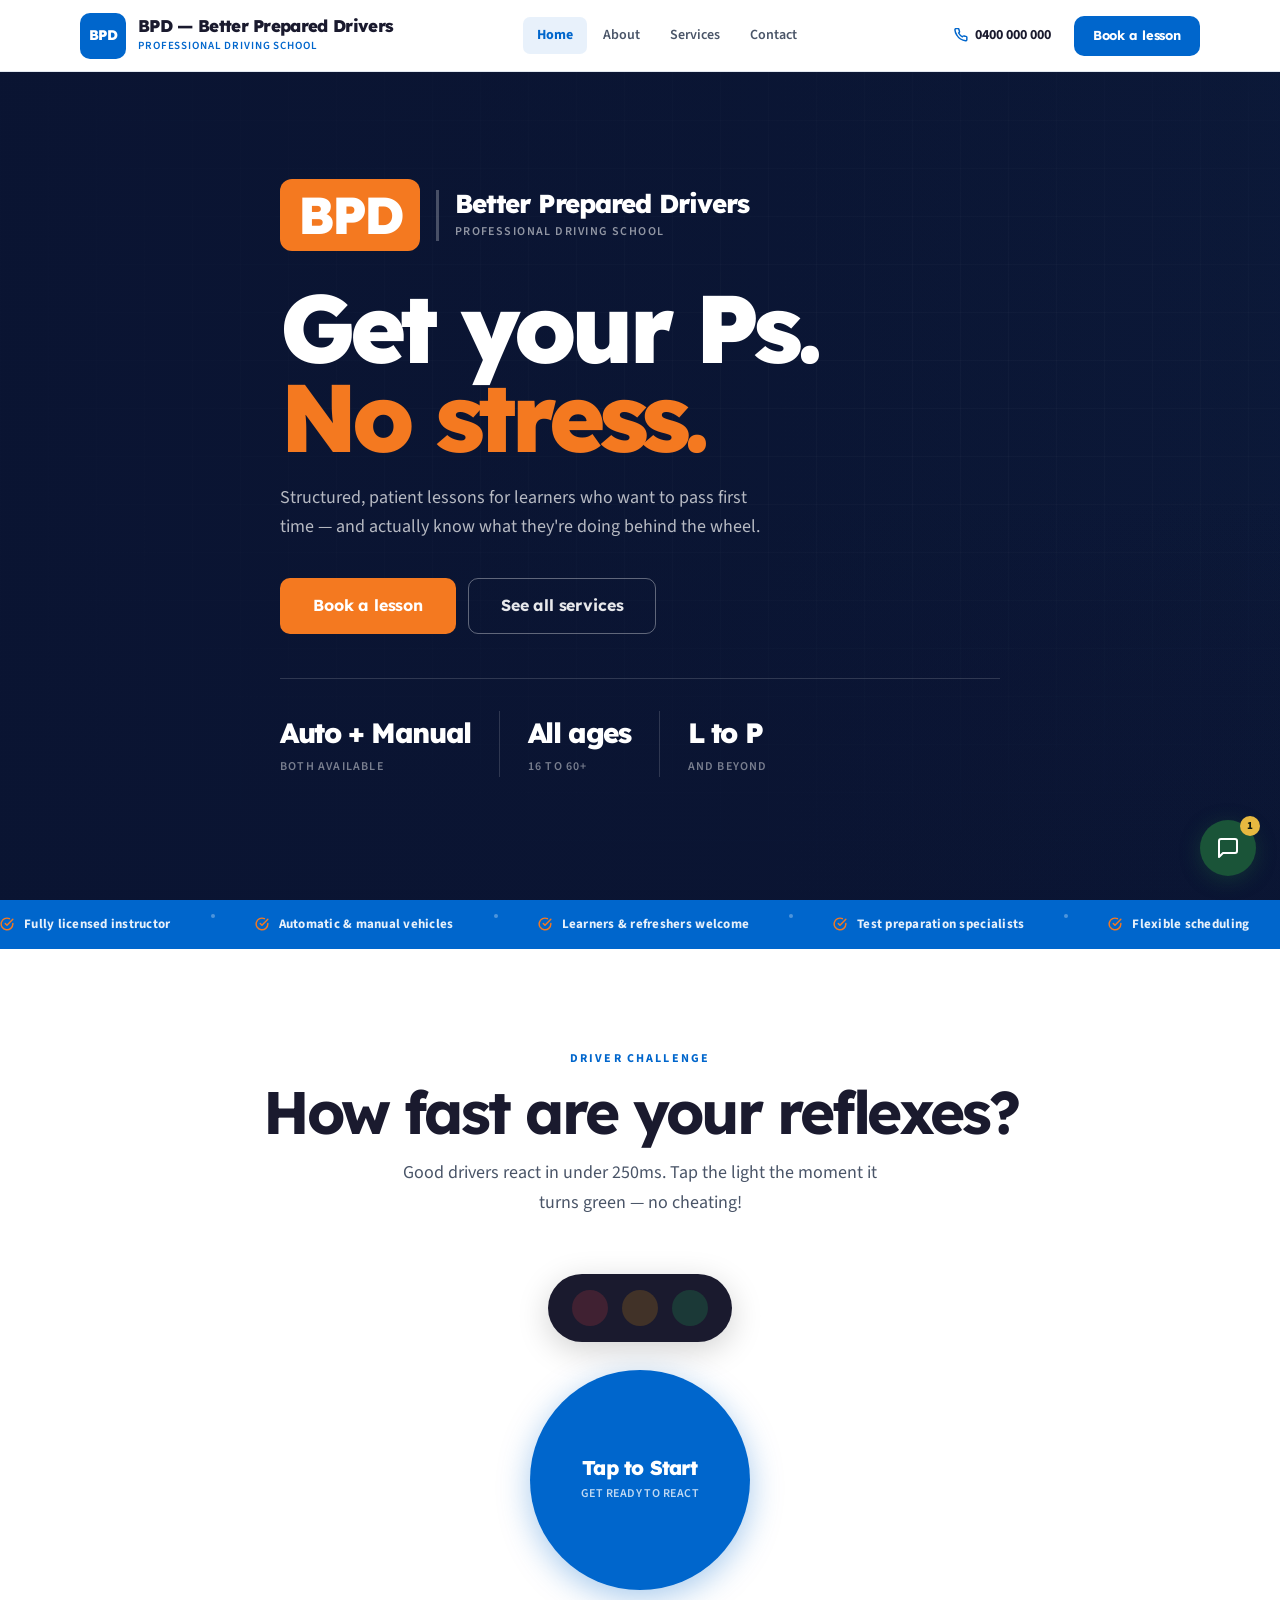
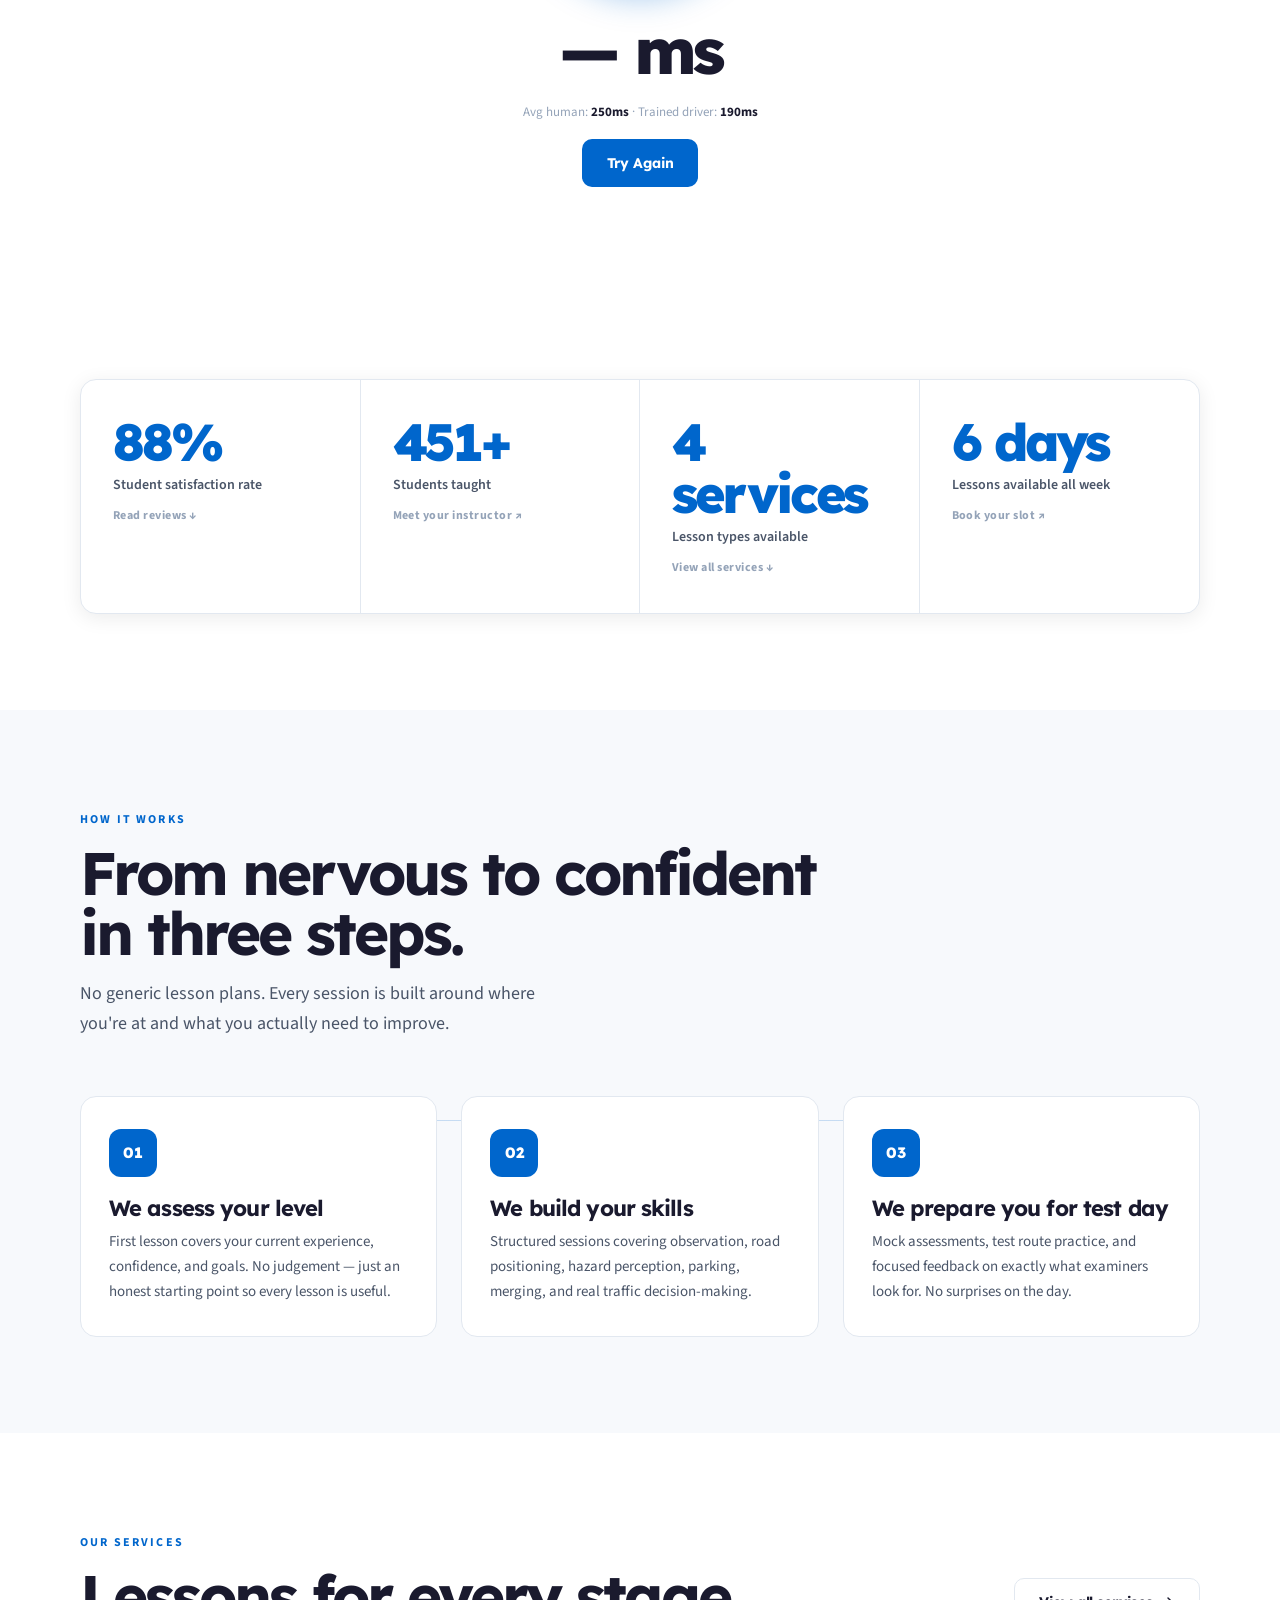
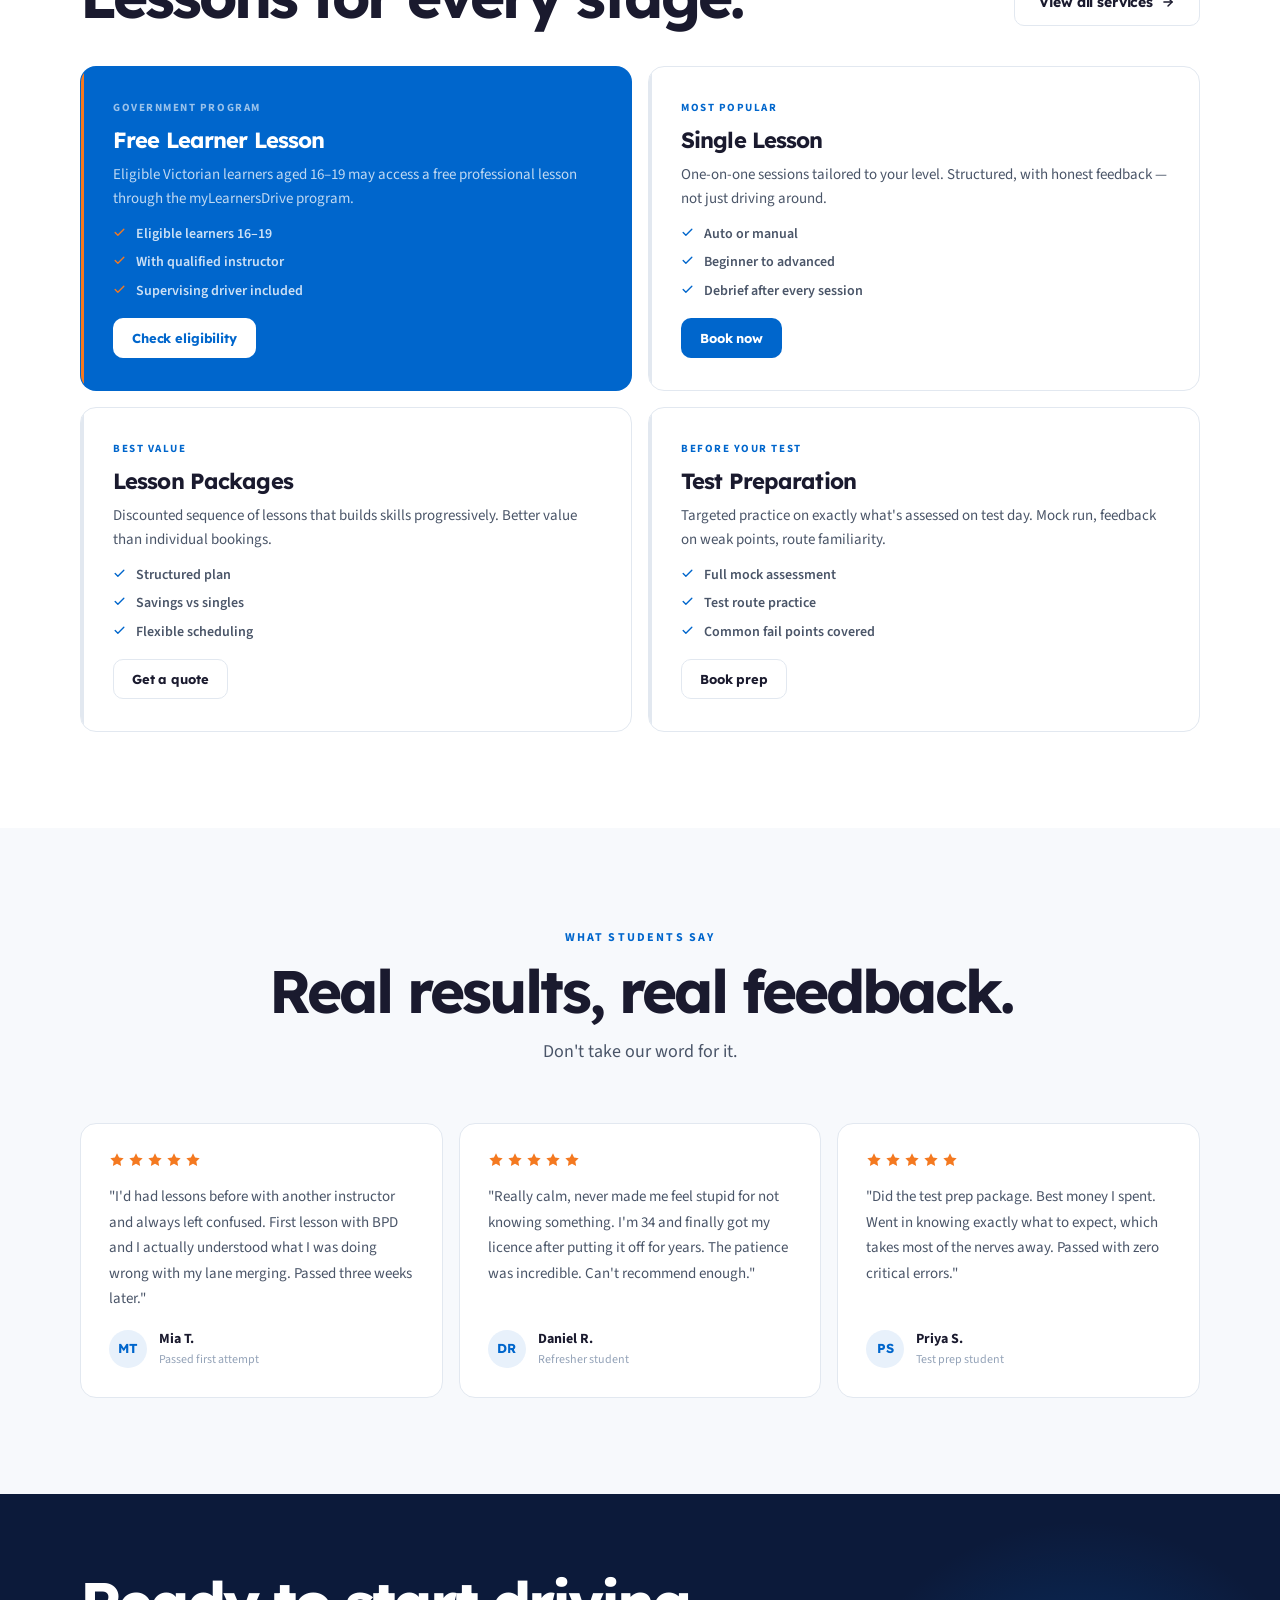
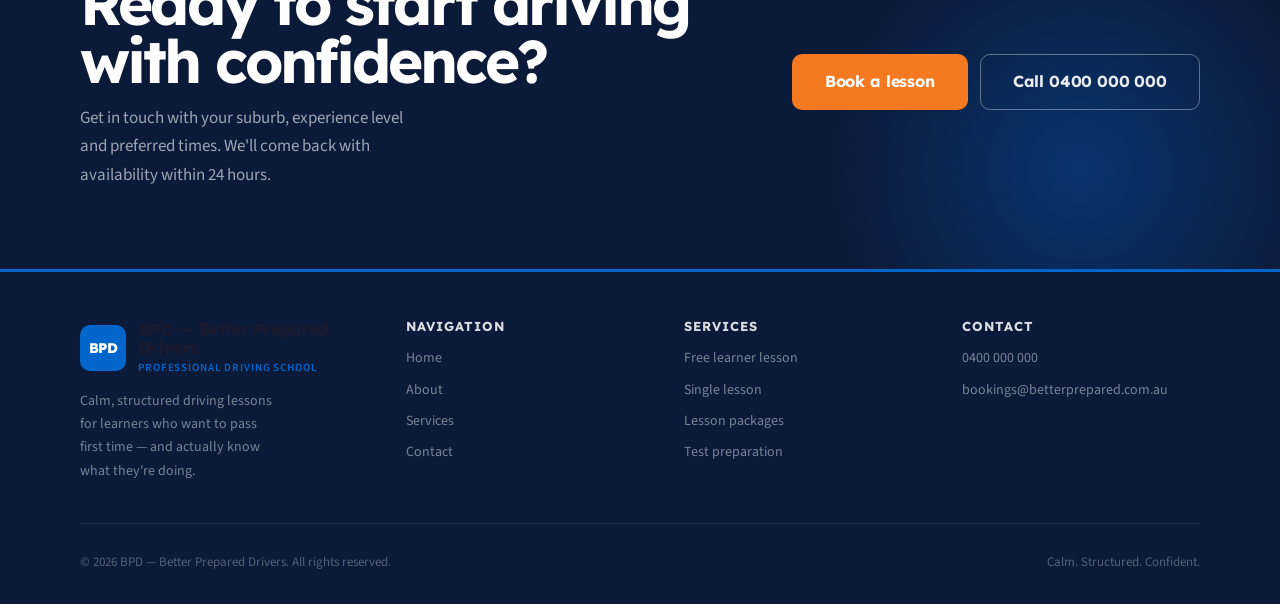
<file: index.html>
<!doctype html>
<html lang="en">
<head>
  <meta charset="utf-8">
  <meta name="viewport" content="width=device-width, initial-scale=1">
  <title>BPD — Better Prepared Drivers — Driving Lessons</title>
  <meta name="description" content="Calm, structured driving lessons for learners who want to pass first time and actually know what they're doing. Automatic and manual vehicles.">
  <link rel="preconnect" href="https://fonts.googleapis.com">
  <link rel="preconnect" href="https://fonts.gstatic.com" crossorigin>
  <link rel="stylesheet" href="css/style.css">
</head>
<body>

<!-- ── NAV ── -->
<nav id="nav" role="navigation" aria-label="Main">
  <div class="wrap nav-inner">
    <a class="nav-logo" href="/" aria-label="BPD home">
      <span class="nav-logo-mark" aria-hidden="true">BPD</span>
      <span class="nav-logo-text">
        <strong>BPD — Better Prepared Drivers</strong>
        <small>Professional Driving School</small>
      </span>
    </a>

    <div class="nav-links">
      <a href="/" class="active">Home</a>
      <a href="about.html">About</a>
      <a href="services.html">Services</a>
      <a href="contact.html">Contact</a>
    </div>

    <div class="nav-right">
      <a class="nav-phone" href="tel:+61400000000">
        <svg width="14" height="14" fill="none" stroke="currentColor" stroke-width="2.5" stroke-linecap="round" stroke-linejoin="round" viewBox="0 0 24 24" aria-hidden="true"><path d="M22 16.92v3a2 2 0 0 1-2.18 2 19.79 19.79 0 0 1-8.63-3.07A19.5 19.5 0 0 1 4.69 12 19.79 19.79 0 0 1 1.61 3.18 2 2 0 0 1 3.59 1h3a2 2 0 0 1 2 1.72c.127.96.361 1.903.7 2.81a2 2 0 0 1-.45 2.11L7.91 8.56a16 16 0 0 0 6.53 6.53l.97-.97a2 2 0 0 1 2.11-.45c.907.339 1.85.573 2.81.7A2 2 0 0 1 22 16.92z"/></svg>
        0400 000 000
      </a>
      <a class="btn btn-green btn-sm" href="contact.html">Book a lesson</a>
      <button class="nav-burger" id="burger" aria-label="Open menu" aria-expanded="false" aria-controls="drawer">
        <span></span><span></span><span></span>
      </button>
    </div>
  </div>
</nav>

<!-- ── MOBILE DRAWER ── -->
<div class="nav-drawer" id="drawer" role="menu">
  <a href="/" role="menuitem">Home</a>
  <a href="about.html" role="menuitem">About</a>
  <a href="services.html" role="menuitem">Services</a>
  <a href="contact.html" role="menuitem">Contact</a>
  <a href="tel:+61400000000" role="menuitem">Call: 0400 000 000</a>
  <a class="btn btn-green" href="contact.html" role="menuitem">Book a lesson</a>
</div>

<main>

  <!-- ── HERO ── -->
  <section class="hero" aria-label="Hero">
    <div class="hero-video-bg" aria-hidden="true">
      <video autoplay muted loop playsinline preload="none"
        poster="https://images.pexels.com/videos/9518362/pictures/preview-0.jpg">
        <source src="https://videos.pexels.com/video-files/9518362/9518362-hd_2048_1080_25fps.mp4" type="video/mp4">
      </video>
    </div>
    <div class="wrap hero-single">
      <div class="hero-content">
        <div class="hero-brand">
          <span class="hero-brand-mark">BPD</span>
          <div class="hero-brand-text">
            <span class="hero-brand-name">Better Prepared Drivers</span>
            <span class="hero-brand-tag">Professional Driving School</span>
          </div>
        </div>
        <h1>Get your Ps.<br><em>No stress.</em></h1>
        <p class="hero-sub">Structured, patient lessons for learners who want to pass first time — and actually know what they're doing behind the wheel.</p>
        <div class="hero-actions">
          <a class="btn btn-gold btn-lg" href="contact.html">Book a lesson</a>
          <a class="btn btn-outline-white btn-lg" href="services.html">See all services</a>
        </div>
        <div class="hero-meta" aria-label="Key facts">
          <div class="hero-stat">
            <strong>Auto + Manual</strong>
            <span>Both available</span>
          </div>
          <div class="hero-stat">
            <strong>All ages</strong>
            <span>16 to 60+</span>
          </div>
          <div class="hero-stat">
            <strong>L to P</strong>
            <span>And beyond</span>
          </div>
        </div>
      </div>
    </div>
  </section>

  <!-- ── MARQUEE ── -->
  <div class="marquee-strip" aria-hidden="true">
    <div class="marquee-track">
      <!-- First set -->
      <span class="marquee-item">
        <svg width="14" height="14" fill="none" stroke="currentColor" stroke-width="2.5" stroke-linecap="round" stroke-linejoin="round" viewBox="0 0 24 24"><path d="M22 11.08V12a10 10 0 1 1-5.93-9.14"/><polyline points="22 4 12 14.01 9 11.01"/></svg>
        Fully licensed instructor
      </span>
      <span class="marquee-dot"></span>
      <span class="marquee-item">
        <svg width="14" height="14" fill="none" stroke="currentColor" stroke-width="2.5" stroke-linecap="round" stroke-linejoin="round" viewBox="0 0 24 24"><path d="M22 11.08V12a10 10 0 1 1-5.93-9.14"/><polyline points="22 4 12 14.01 9 11.01"/></svg>
        Automatic &amp; manual vehicles
      </span>
      <span class="marquee-dot"></span>
      <span class="marquee-item">
        <svg width="14" height="14" fill="none" stroke="currentColor" stroke-width="2.5" stroke-linecap="round" stroke-linejoin="round" viewBox="0 0 24 24"><path d="M22 11.08V12a10 10 0 1 1-5.93-9.14"/><polyline points="22 4 12 14.01 9 11.01"/></svg>
        Learners &amp; refreshers welcome
      </span>
      <span class="marquee-dot"></span>
      <span class="marquee-item">
        <svg width="14" height="14" fill="none" stroke="currentColor" stroke-width="2.5" stroke-linecap="round" stroke-linejoin="round" viewBox="0 0 24 24"><path d="M22 11.08V12a10 10 0 1 1-5.93-9.14"/><polyline points="22 4 12 14.01 9 11.01"/></svg>
        Test preparation specialists
      </span>
      <span class="marquee-dot"></span>
      <span class="marquee-item">
        <svg width="14" height="14" fill="none" stroke="currentColor" stroke-width="2.5" stroke-linecap="round" stroke-linejoin="round" viewBox="0 0 24 24"><path d="M22 11.08V12a10 10 0 1 1-5.93-9.14"/><polyline points="22 4 12 14.01 9 11.01"/></svg>
        Flexible scheduling
      </span>
      <span class="marquee-dot"></span>
      <span class="marquee-item">
        <svg width="14" height="14" fill="none" stroke="currentColor" stroke-width="2.5" stroke-linecap="round" stroke-linejoin="round" viewBox="0 0 24 24"><path d="M22 11.08V12a10 10 0 1 1-5.93-9.14"/><polyline points="22 4 12 14.01 9 11.01"/></svg>
        Free government lesson (eligible learners)
      </span>
      <span class="marquee-dot"></span>
      <!-- Duplicate for seamless loop -->
      <span class="marquee-item">
        <svg width="14" height="14" fill="none" stroke="currentColor" stroke-width="2.5" stroke-linecap="round" stroke-linejoin="round" viewBox="0 0 24 24"><path d="M22 11.08V12a10 10 0 1 1-5.93-9.14"/><polyline points="22 4 12 14.01 9 11.01"/></svg>
        Fully licensed instructor
      </span>
      <span class="marquee-dot"></span>
      <span class="marquee-item">
        <svg width="14" height="14" fill="none" stroke="currentColor" stroke-width="2.5" stroke-linecap="round" stroke-linejoin="round" viewBox="0 0 24 24"><path d="M22 11.08V12a10 10 0 1 1-5.93-9.14"/><polyline points="22 4 12 14.01 9 11.01"/></svg>
        Automatic &amp; manual vehicles
      </span>
      <span class="marquee-dot"></span>
      <span class="marquee-item">
        <svg width="14" height="14" fill="none" stroke="currentColor" stroke-width="2.5" stroke-linecap="round" stroke-linejoin="round" viewBox="0 0 24 24"><path d="M22 11.08V12a10 10 0 1 1-5.93-9.14"/><polyline points="22 4 12 14.01 9 11.01"/></svg>
        Learners &amp; refreshers welcome
      </span>
      <span class="marquee-dot"></span>
      <span class="marquee-item">
        <svg width="14" height="14" fill="none" stroke="currentColor" stroke-width="2.5" stroke-linecap="round" stroke-linejoin="round" viewBox="0 0 24 24"><path d="M22 11.08V12a10 10 0 1 1-5.93-9.14"/><polyline points="22 4 12 14.01 9 11.01"/></svg>
        Test preparation specialists
      </span>
      <span class="marquee-dot"></span>
      <span class="marquee-item">
        <svg width="14" height="14" fill="none" stroke="currentColor" stroke-width="2.5" stroke-linecap="round" stroke-linejoin="round" viewBox="0 0 24 24"><path d="M22 11.08V12a10 10 0 1 1-5.93-9.14"/><polyline points="22 4 12 14.01 9 11.01"/></svg>
        Flexible scheduling
      </span>
      <span class="marquee-dot"></span>
      <span class="marquee-item">
        <svg width="14" height="14" fill="none" stroke="currentColor" stroke-width="2.5" stroke-linecap="round" stroke-linejoin="round" viewBox="0 0 24 24"><path d="M22 11.08V12a10 10 0 1 1-5.93-9.14"/><polyline points="22 4 12 14.01 9 11.01"/></svg>
        Free government lesson (eligible learners)
      </span>
      <span class="marquee-dot"></span>
    </div>
  </div>

  <!-- ── REACTION TIME GAME ── -->
  <section class="section section--white" id="reaction-section">
    <div class="wrap">
      <div class="section-header center reveal">
        <span class="section-label">Driver Challenge</span>
        <h2>How fast are your reflexes?</h2>
        <p>Good drivers react in under 250ms. Tap the light the moment it turns green — no cheating!</p>
      </div>

      <div class="reaction-game reveal" id="reactionGame">
        <!-- Light display -->
        <div class="rg-lights" aria-live="polite">
          <div class="rg-light rg-red"   id="lgRed"></div>
          <div class="rg-light rg-amber" id="lgAmber"></div>
          <div class="rg-light rg-green" id="lgGreen"></div>
        </div>

        <!-- Tap zone -->
        <button class="rg-tap" id="rgTap" aria-label="Tap when green">
          <span class="rg-tap-label" id="rgLabel">Tap to Start</span>
          <span class="rg-tap-sub"   id="rgSub">Get ready to react</span>
        </button>

        <!-- Result -->
        <div class="rg-result" id="rgResult" hidden>
          <div class="rg-time" id="rgTime">— ms</div>
          <div class="rg-rating" id="rgRating"></div>
          <div class="rg-compare">Avg human: <strong>250ms</strong> · Trained driver: <strong>190ms</strong></div>
          <button class="btn btn-green rg-retry" id="rgRetry">Try Again</button>
        </div>

        <!-- Best score -->
        <div class="rg-best" id="rgBest" hidden>
          Best: <strong id="rgBestVal">—</strong>
        </div>
      </div>
    </div>
  </section>

  <style>
  .reaction-game {
    max-width: 480px;
    margin: 0 auto;
    display: flex;
    flex-direction: column;
    align-items: center;
    gap: 28px;
  }

  /* Traffic lights */
  .rg-lights {
    display: flex;
    gap: 14px;
    background: #1a1a2e;
    padding: 16px 24px;
    border-radius: 999px;
    box-shadow: 0 8px 32px rgba(0,0,0,.18);
  }

  .rg-light {
    width: 36px;
    height: 36px;
    border-radius: 50%;
    transition: box-shadow 0.15s, opacity 0.15s;
    opacity: .18;
  }

  .rg-red   { background: #ef4444; }
  .rg-amber { background: #f59e0b; }
  .rg-green { background: #22c55e; }

  .rg-light.on { opacity: 1; }
  .rg-light.rg-red.on   { box-shadow: 0 0 20px 6px rgba(239,68,68,.5); }
  .rg-light.rg-amber.on { box-shadow: 0 0 20px 6px rgba(245,158,11,.5); }
  .rg-light.rg-green.on { box-shadow: 0 0 20px 6px rgba(34,197,94,.5); }

  /* Tap zone */
  .rg-tap {
    width: 220px;
    height: 220px;
    border-radius: 50%;
    background: var(--blue);
    color: #fff;
    border: none;
    cursor: pointer;
    display: flex;
    flex-direction: column;
    align-items: center;
    justify-content: center;
    gap: 6px;
    box-shadow: 0 8px 32px rgba(0,102,204,.35), 0 0 0 0 rgba(0,102,204,.3);
    transition: transform 0.12s var(--ease), box-shadow 0.12s var(--ease), background 0.12s;
    touch-action: manipulation;
    -webkit-tap-highlight-color: transparent;
    user-select: none;
  }

  .rg-tap:active { transform: scale(.94); }

  .rg-tap.state-wait  { background: var(--blue); animation: pulse-blue 1.5s infinite; }
  .rg-tap.state-go    { background: #22c55e; box-shadow: 0 8px 32px rgba(34,197,94,.45), 0 0 0 0 rgba(34,197,94,.3); animation: pulse-green 0.6s infinite; }
  .rg-tap.state-early { background: #ef4444; box-shadow: 0 8px 32px rgba(239,68,68,.4); animation: none; }
  .rg-tap.state-done  { background: var(--blue); animation: none; }

  @keyframes pulse-blue {
    0%,100% { box-shadow: 0 8px 32px rgba(0,102,204,.35), 0 0 0 0 rgba(0,102,204,.25); }
    50%      { box-shadow: 0 8px 32px rgba(0,102,204,.35), 0 0 0 18px rgba(0,102,204,.0); }
  }

  @keyframes pulse-green {
    0%,100% { box-shadow: 0 8px 32px rgba(34,197,94,.45), 0 0 0 0 rgba(34,197,94,.3); }
    50%      { box-shadow: 0 8px 32px rgba(34,197,94,.45), 0 0 0 22px rgba(34,197,94,.0); }
  }

  .rg-tap-label {
    font-family: 'Lexend', sans-serif;
    font-size: 20px;
    font-weight: 800;
    letter-spacing: -0.04em;
    line-height: 1;
  }

  .rg-tap-sub {
    font-size: 12px;
    font-weight: 600;
    opacity: .75;
    letter-spacing: .04em;
    text-transform: uppercase;
  }

  /* Result */
  .rg-result {
    text-align: center;
    display: flex;
    flex-direction: column;
    align-items: center;
    gap: 10px;
    animation: fadeUp 0.35s var(--ease);
  }

  @keyframes fadeUp {
    from { opacity: 0; transform: translateY(12px); }
    to   { opacity: 1; transform: none; }
  }

  .rg-time {
    font-family: 'Lexend', sans-serif;
    font-size: 64px;
    font-weight: 800;
    letter-spacing: -0.07em;
    color: var(--ink);
    line-height: 1;
  }

  .rg-rating {
    font-size: 15px;
    font-weight: 700;
    color: var(--blue);
    text-transform: uppercase;
    letter-spacing: .12em;
  }

  .rg-compare {
    font-size: 13px;
    color: var(--faint);
  }

  .rg-retry { margin-top: 6px; }

  .rg-best {
    font-size: 13px;
    color: var(--mid);
    font-weight: 600;
  }

  .rg-best strong { color: var(--blue); }
  </style>

  <script>
  (function() {
    const game    = document.getElementById('reactionGame');
    const tap     = document.getElementById('rgTap');
    const label   = document.getElementById('rgLabel');
    const sub     = document.getElementById('rgSub');
    const result  = document.getElementById('rgResult');
    const rgTime  = document.getElementById('rgTime');
    const rgRate  = document.getElementById('rgRating');
    const retry   = document.getElementById('rgRetry');
    const bestEl  = document.getElementById('rgBest');
    const bestVal = document.getElementById('rgBestVal');
    const lRed    = document.getElementById('lgRed');
    const lAmber  = document.getElementById('lgAmber');
    const lGreen  = document.getElementById('lgGreen');

    let state = 'idle'; // idle | sequence | waiting | go | done
    let startTime, goTimer, seqTimer;
    let best = null;

    function setLights(r, a, g) {
      lRed.classList.toggle('on', r);
      lAmber.classList.toggle('on', a);
      lGreen.classList.toggle('on', g);
    }

    function rating(ms) {
      if (ms < 170) return { text: 'Superhuman!', emoji: '🚀' };
      if (ms < 210) return { text: 'Lightning fast', emoji: '⚡' };
      if (ms < 250) return { text: 'Driver-ready', emoji: '✅' };
      if (ms < 320) return { text: 'Pretty good', emoji: '👍' };
      if (ms < 420) return { text: 'Keep practising', emoji: '🔄' };
      return { text: 'Were you looking?', emoji: '👀' };
    }

    function startSequence() {
      result.hidden = true;
      tap.className = 'rg-tap state-wait';
      label.textContent = 'Wait…';
      sub.textContent = 'Watch the lights';
      state = 'sequence';

      setLights(true, false, false);

      seqTimer = setTimeout(() => {
        setLights(true, true, false);
        seqTimer = setTimeout(() => {
          // random delay 1–3s
          const delay = 1000 + Math.random() * 2000;
          seqTimer = setTimeout(() => {
            setLights(false, false, true);
            tap.className = 'rg-tap state-go';
            label.textContent = 'TAP NOW!';
            sub.textContent = '';
            state = 'go';
            startTime = performance.now();
          }, delay);
        }, 800);
      }, 800);
    }

    function showResult(ms) {
      const r = rating(ms);
      rgTime.textContent = ms + ' ms';
      rgRate.textContent = r.emoji + '  ' + r.text;

      if (best === null || ms < best) {
        best = ms;
        bestVal.textContent = ms + ' ms';
        bestEl.hidden = false;
      }

      result.hidden = false;
      tap.className = 'rg-tap state-done';
      label.textContent = 'Done!';
      sub.textContent = '';
      setLights(false, false, false);
      state = 'done';
    }

    function earlyTap() {
      clearTimeout(goTimer);
      clearTimeout(seqTimer);
      setLights(true, false, false);
      tap.className = 'rg-tap state-early';
      label.textContent = 'Too early!';
      sub.textContent = 'Wait for green';
      state = 'early';
      setTimeout(startSequence, 1600);
    }

    tap.addEventListener('pointerdown', (e) => {
      e.preventDefault();
      if (state === 'idle' || state === 'done' || state === 'early') {
        startSequence();
      } else if (state === 'go') {
        const ms = Math.round(performance.now() - startTime);
        showResult(ms);
      } else if (state === 'sequence' || state === 'wait') {
        earlyTap();
      }
    });

    retry.addEventListener('click', startSequence);
  })();
  </script>


  <!-- ── STATS ── -->
  <section class="section section--white">
    <div class="wrap">
      <div class="stats-grid reveal">
        <a class="stat-block stat-link" href="#reviews" aria-label="See student reviews">
          <div class="stat-number">
            <span class="counter" data-target="98" data-suffix="%">0%</span>
          </div>
          <div class="stat-label">Student satisfaction rate</div>
          <div class="stat-cta">Read reviews ↓</div>
        </a>
        <a class="stat-block stat-link" href="about.html" aria-label="About us">
          <div class="stat-number">
            <span class="counter" data-target="500" data-suffix="+">0+</span>
          </div>
          <div class="stat-label">Students taught</div>
          <div class="stat-cta">Meet your instructor ↗</div>
        </a>
        <a class="stat-block stat-link" href="#services-preview" aria-label="See our services">
          <div class="stat-number">
            <span class="counter" data-target="4" data-suffix=" services">0</span>
          </div>
          <div class="stat-label">Lesson types available</div>
          <div class="stat-cta">View all services ↓</div>
        </a>
        <a class="stat-block stat-link" href="contact.html" aria-label="Book a lesson">
          <div class="stat-number">
            <span class="counter" data-target="7" data-suffix=" days">0</span>
          </div>
          <div class="stat-label">Lessons available all week</div>
          <div class="stat-cta">Book your slot ↗</div>
        </a>
      </div>
    </div>
  </section>

  <!-- ── HOW IT WORKS ── -->
  <section class="section">
    <div class="wrap">
      <div class="section-header reveal">
        <span class="section-label">How it works</span>
        <h2>From nervous to confident in three steps.</h2>
        <p>No generic lesson plans. Every session is built around where you're at and what you actually need to improve.</p>
      </div>
      <div class="steps-grid">
        <div class="step-card reveal reveal-delay-1">
          <div class="step-num">01</div>
          <h3>We assess your level</h3>
          <p>First lesson covers your current experience, confidence, and goals. No judgement — just an honest starting point so every lesson is useful.</p>
        </div>
        <div class="step-card reveal reveal-delay-2">
          <div class="step-num">02</div>
          <h3>We build your skills</h3>
          <p>Structured sessions covering observation, road positioning, hazard perception, parking, merging, and real traffic decision-making.</p>
        </div>
        <div class="step-card reveal reveal-delay-3">
          <div class="step-num">03</div>
          <h3>We prepare you for test day</h3>
          <p>Mock assessments, test route practice, and focused feedback on exactly what examiners look for. No surprises on the day.</p>
        </div>
      </div>
    </div>
  </section>

  <!-- ── SERVICES PREVIEW ── -->

  <section class="section section--white" id="services-preview">
    <div class="wrap">
      <div class="section-header-row">
        <div>
          <span class="section-label reveal">Our services</span>
          <h2 class="reveal reveal-delay-1">Lessons for every stage.</h2>
        </div>
        <a class="btn btn-outline reveal reveal-delay-2" href="services.html">View all services
          <svg width="14" height="14" fill="none" stroke="currentColor" stroke-width="2.5" stroke-linecap="round" stroke-linejoin="round" viewBox="0 0 24 24" aria-hidden="true"><line x1="5" y1="12" x2="19" y2="12"/><polyline points="12 5 19 12 12 19"/></svg>
        </a>
      </div>
      <div class="service-cards">
        <div class="sc featured reveal">
          <div class="sc-tag">Government program</div>
          <h3>Free Learner Lesson</h3>
          <p>Eligible Victorian learners aged 16–19 may access a free professional lesson through the myLearnersDrive program.</p>
          <ul class="sc-list" aria-label="Included">
            <li>
              <svg width="13" height="13" fill="none" stroke="currentColor" stroke-width="2.5" stroke-linecap="round" stroke-linejoin="round" viewBox="0 0 24 24" aria-hidden="true"><polyline points="20 6 9 17 4 12"/></svg>
              Eligible learners 16–19
            </li>
            <li>
              <svg width="13" height="13" fill="none" stroke="currentColor" stroke-width="2.5" stroke-linecap="round" stroke-linejoin="round" viewBox="0 0 24 24" aria-hidden="true"><polyline points="20 6 9 17 4 12"/></svg>
              With qualified instructor
            </li>
            <li>
              <svg width="13" height="13" fill="none" stroke="currentColor" stroke-width="2.5" stroke-linecap="round" stroke-linejoin="round" viewBox="0 0 24 24" aria-hidden="true"><polyline points="20 6 9 17 4 12"/></svg>
              Supervising driver included
            </li>
          </ul>
          <a class="btn btn-white btn-sm" href="services.html#free">Check eligibility</a>
        </div>

        <div class="sc reveal reveal-delay-1">
          <div class="sc-tag">Most popular</div>
          <h3>Single Lesson</h3>
          <p>One-on-one sessions tailored to your level. Structured, with honest feedback — not just driving around.</p>
          <ul class="sc-list" aria-label="Included">
            <li>
              <svg width="13" height="13" fill="none" stroke="currentColor" stroke-width="2.5" stroke-linecap="round" stroke-linejoin="round" viewBox="0 0 24 24" aria-hidden="true"><polyline points="20 6 9 17 4 12"/></svg>
              Auto or manual
            </li>
            <li>
              <svg width="13" height="13" fill="none" stroke="currentColor" stroke-width="2.5" stroke-linecap="round" stroke-linejoin="round" viewBox="0 0 24 24" aria-hidden="true"><polyline points="20 6 9 17 4 12"/></svg>
              Beginner to advanced
            </li>
            <li>
              <svg width="13" height="13" fill="none" stroke="currentColor" stroke-width="2.5" stroke-linecap="round" stroke-linejoin="round" viewBox="0 0 24 24" aria-hidden="true"><polyline points="20 6 9 17 4 12"/></svg>
              Debrief after every session
            </li>
          </ul>
          <a class="btn btn-green btn-sm" href="contact.html">Book now</a>
        </div>

        <div class="sc reveal reveal-delay-2">
          <div class="sc-tag">Best value</div>
          <h3>Lesson Packages</h3>
          <p>Discounted sequence of lessons that builds skills progressively. Better value than individual bookings.</p>
          <ul class="sc-list" aria-label="Included">
            <li>
              <svg width="13" height="13" fill="none" stroke="currentColor" stroke-width="2.5" stroke-linecap="round" stroke-linejoin="round" viewBox="0 0 24 24" aria-hidden="true"><polyline points="20 6 9 17 4 12"/></svg>
              Structured plan
            </li>
            <li>
              <svg width="13" height="13" fill="none" stroke="currentColor" stroke-width="2.5" stroke-linecap="round" stroke-linejoin="round" viewBox="0 0 24 24" aria-hidden="true"><polyline points="20 6 9 17 4 12"/></svg>
              Savings vs singles
            </li>
            <li>
              <svg width="13" height="13" fill="none" stroke="currentColor" stroke-width="2.5" stroke-linecap="round" stroke-linejoin="round" viewBox="0 0 24 24" aria-hidden="true"><polyline points="20 6 9 17 4 12"/></svg>
              Flexible scheduling
            </li>
          </ul>
          <a class="btn btn-outline btn-sm" href="contact.html">Get a quote</a>
        </div>

        <div class="sc reveal reveal-delay-3">
          <div class="sc-tag">Before your test</div>
          <h3>Test Preparation</h3>
          <p>Targeted practice on exactly what's assessed on test day. Mock run, feedback on weak points, route familiarity.</p>
          <ul class="sc-list" aria-label="Included">
            <li>
              <svg width="13" height="13" fill="none" stroke="currentColor" stroke-width="2.5" stroke-linecap="round" stroke-linejoin="round" viewBox="0 0 24 24" aria-hidden="true"><polyline points="20 6 9 17 4 12"/></svg>
              Full mock assessment
            </li>
            <li>
              <svg width="13" height="13" fill="none" stroke="currentColor" stroke-width="2.5" stroke-linecap="round" stroke-linejoin="round" viewBox="0 0 24 24" aria-hidden="true"><polyline points="20 6 9 17 4 12"/></svg>
              Test route practice
            </li>
            <li>
              <svg width="13" height="13" fill="none" stroke="currentColor" stroke-width="2.5" stroke-linecap="round" stroke-linejoin="round" viewBox="0 0 24 24" aria-hidden="true"><polyline points="20 6 9 17 4 12"/></svg>
              Common fail points covered
            </li>
          </ul>
          <a class="btn btn-outline btn-sm" href="contact.html">Book prep</a>
        </div>
      </div>
    </div>
  </section>

  <!-- ── TESTIMONIALS ── -->
  <section class="section" id="reviews">
    <div class="wrap">
      <div class="section-header center reveal">
        <span class="section-label">What students say</span>
        <h2>Real results, real feedback.</h2>
        <p>Don't take our word for it.</p>
      </div>
      <div class="testimonials-grid">
        <article class="review reveal reveal-delay-1">
          <div class="review-stars" aria-label="5 stars">
            <svg width="16" height="16" viewBox="0 0 24 24" fill="currentColor" aria-hidden="true"><path d="M12 2l3.09 6.26L22 9.27l-5 4.87 1.18 6.88L12 17.77l-6.18 3.25L7 14.14 2 9.27l6.91-1.01L12 2z"/></svg>
            <svg width="16" height="16" viewBox="0 0 24 24" fill="currentColor" aria-hidden="true"><path d="M12 2l3.09 6.26L22 9.27l-5 4.87 1.18 6.88L12 17.77l-6.18 3.25L7 14.14 2 9.27l6.91-1.01L12 2z"/></svg>
            <svg width="16" height="16" viewBox="0 0 24 24" fill="currentColor" aria-hidden="true"><path d="M12 2l3.09 6.26L22 9.27l-5 4.87 1.18 6.88L12 17.77l-6.18 3.25L7 14.14 2 9.27l6.91-1.01L12 2z"/></svg>
            <svg width="16" height="16" viewBox="0 0 24 24" fill="currentColor" aria-hidden="true"><path d="M12 2l3.09 6.26L22 9.27l-5 4.87 1.18 6.88L12 17.77l-6.18 3.25L7 14.14 2 9.27l6.91-1.01L12 2z"/></svg>
            <svg width="16" height="16" viewBox="0 0 24 24" fill="currentColor" aria-hidden="true"><path d="M12 2l3.09 6.26L22 9.27l-5 4.87 1.18 6.88L12 17.77l-6.18 3.25L7 14.14 2 9.27l6.91-1.01L12 2z"/></svg>
          </div>
          <blockquote>"I'd had lessons before with another instructor and always left confused. First lesson with BPD and I actually understood what I was doing wrong with my lane merging. Passed three weeks later."</blockquote>
          <div class="review-author">
            <div class="review-avatar" aria-hidden="true">MT</div>
            <div class="review-info">
              <strong>Mia T.</strong>
              <span>Passed first attempt</span>
            </div>
          </div>
        </article>

        <article class="review reveal reveal-delay-2">
          <div class="review-stars" aria-label="5 stars">
            <svg width="16" height="16" viewBox="0 0 24 24" fill="currentColor" aria-hidden="true"><path d="M12 2l3.09 6.26L22 9.27l-5 4.87 1.18 6.88L12 17.77l-6.18 3.25L7 14.14 2 9.27l6.91-1.01L12 2z"/></svg>
            <svg width="16" height="16" viewBox="0 0 24 24" fill="currentColor" aria-hidden="true"><path d="M12 2l3.09 6.26L22 9.27l-5 4.87 1.18 6.88L12 17.77l-6.18 3.25L7 14.14 2 9.27l6.91-1.01L12 2z"/></svg>
            <svg width="16" height="16" viewBox="0 0 24 24" fill="currentColor" aria-hidden="true"><path d="M12 2l3.09 6.26L22 9.27l-5 4.87 1.18 6.88L12 17.77l-6.18 3.25L7 14.14 2 9.27l6.91-1.01L12 2z"/></svg>
            <svg width="16" height="16" viewBox="0 0 24 24" fill="currentColor" aria-hidden="true"><path d="M12 2l3.09 6.26L22 9.27l-5 4.87 1.18 6.88L12 17.77l-6.18 3.25L7 14.14 2 9.27l6.91-1.01L12 2z"/></svg>
            <svg width="16" height="16" viewBox="0 0 24 24" fill="currentColor" aria-hidden="true"><path d="M12 2l3.09 6.26L22 9.27l-5 4.87 1.18 6.88L12 17.77l-6.18 3.25L7 14.14 2 9.27l6.91-1.01L12 2z"/></svg>
          </div>
          <blockquote>"Really calm, never made me feel stupid for not knowing something. I'm 34 and finally got my licence after putting it off for years. The patience was incredible. Can't recommend enough."</blockquote>
          <div class="review-author">
            <div class="review-avatar" aria-hidden="true">DR</div>
            <div class="review-info">
              <strong>Daniel R.</strong>
              <span>Refresher student</span>
            </div>
          </div>
        </article>

        <article class="review reveal reveal-delay-3">
          <div class="review-stars" aria-label="5 stars">
            <svg width="16" height="16" viewBox="0 0 24 24" fill="currentColor" aria-hidden="true"><path d="M12 2l3.09 6.26L22 9.27l-5 4.87 1.18 6.88L12 17.77l-6.18 3.25L7 14.14 2 9.27l6.91-1.01L12 2z"/></svg>
            <svg width="16" height="16" viewBox="0 0 24 24" fill="currentColor" aria-hidden="true"><path d="M12 2l3.09 6.26L22 9.27l-5 4.87 1.18 6.88L12 17.77l-6.18 3.25L7 14.14 2 9.27l6.91-1.01L12 2z"/></svg>
            <svg width="16" height="16" viewBox="0 0 24 24" fill="currentColor" aria-hidden="true"><path d="M12 2l3.09 6.26L22 9.27l-5 4.87 1.18 6.88L12 17.77l-6.18 3.25L7 14.14 2 9.27l6.91-1.01L12 2z"/></svg>
            <svg width="16" height="16" viewBox="0 0 24 24" fill="currentColor" aria-hidden="true"><path d="M12 2l3.09 6.26L22 9.27l-5 4.87 1.18 6.88L12 17.77l-6.18 3.25L7 14.14 2 9.27l6.91-1.01L12 2z"/></svg>
            <svg width="16" height="16" viewBox="0 0 24 24" fill="currentColor" aria-hidden="true"><path d="M12 2l3.09 6.26L22 9.27l-5 4.87 1.18 6.88L12 17.77l-6.18 3.25L7 14.14 2 9.27l6.91-1.01L12 2z"/></svg>
          </div>
          <blockquote>"Did the test prep package. Best money I spent. Went in knowing exactly what to expect, which takes most of the nerves away. Passed with zero critical errors."</blockquote>
          <div class="review-author">
            <div class="review-avatar" aria-hidden="true">PS</div>
            <div class="review-info">
              <strong>Priya S.</strong>
              <span>Test prep student</span>
            </div>
          </div>
        </article>
      </div>
    </div>
  </section>

  <!-- ── CTA ── -->
  <section class="cta-strip">
    <div class="wrap cta-strip-inner reveal">
      <div>
        <h2>Ready to start driving with confidence?</h2>
        <p>Get in touch with your suburb, experience level and preferred times. We'll come back with availability within 24 hours.</p>
      </div>
      <div class="cta-strip-actions">
        <a class="btn btn-gold btn-lg" href="contact.html">Book a lesson</a>
        <a class="btn btn-outline-white btn-lg" href="tel:+61400000000">Call 0400 000 000</a>
      </div>
    </div>
  </section>

</main>

<!-- ── FOOTER ── -->
<footer>
  <div class="wrap">
    <div class="footer-grid">
      <div class="footer-brand">
        <div class="nav-logo">
          <span class="nav-logo-mark" aria-hidden="true">BPD</span>
          <span class="nav-logo-text">
            <strong>BPD — Better Prepared Drivers</strong>
            <small>Professional Driving School</small>
          </span>
        </div>
        <p>Calm, structured driving lessons for learners who want to pass first time — and actually know what they're doing.</p>
      </div>
      <div class="footer-col">
        <h4>Navigation</h4>
        <nav class="footer-links" aria-label="Footer">
          <a href="/">Home</a>
          <a href="about.html">About</a>
          <a href="services.html">Services</a>
          <a href="contact.html">Contact</a>
        </nav>
      </div>
      <div class="footer-col">
        <h4>Services</h4>
        <nav class="footer-links" aria-label="Services">
          <a href="services.html#free">Free learner lesson</a>
          <a href="services.html#single">Single lesson</a>
          <a href="services.html#package">Lesson packages</a>
          <a href="services.html#test">Test preparation</a>
        </nav>
      </div>
      <div class="footer-col">
        <h4>Contact</h4>
        <div class="footer-links">
          <a href="tel:+61400000000">0400 000 000</a>
          <a href="mailto:bookings@betterprepared.com.au">bookings@betterprepared.com.au</a>
        </div>
      </div>
    </div>
    <div class="footer-bottom">
      <span>© 2026 BPD — Better Prepared Drivers. All rights reserved.</span>
      <span>Calm. Structured. Confident.</span>
    </div>
  </div>
</footer>

<script src="js/main.js" defer></script>
<script src="js/chatbot.js" defer></script>

</body>
</html>
</file>
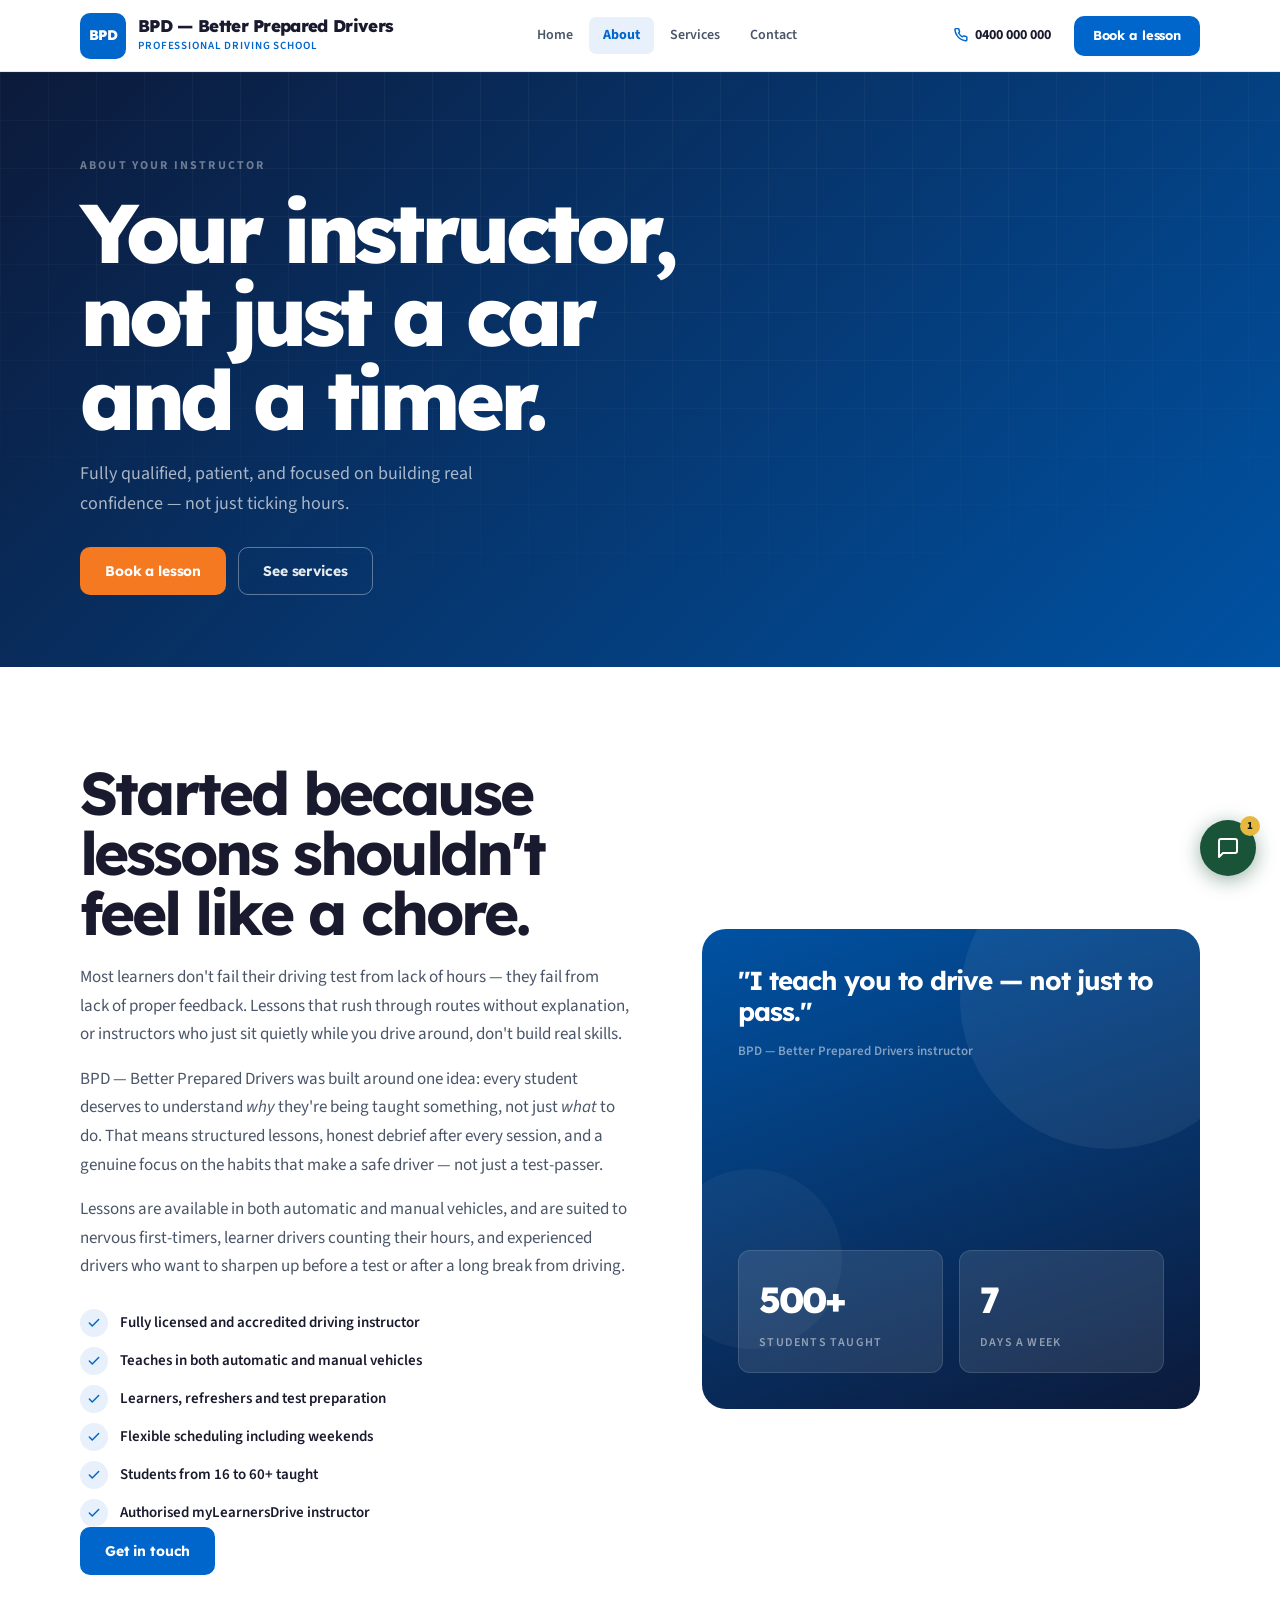
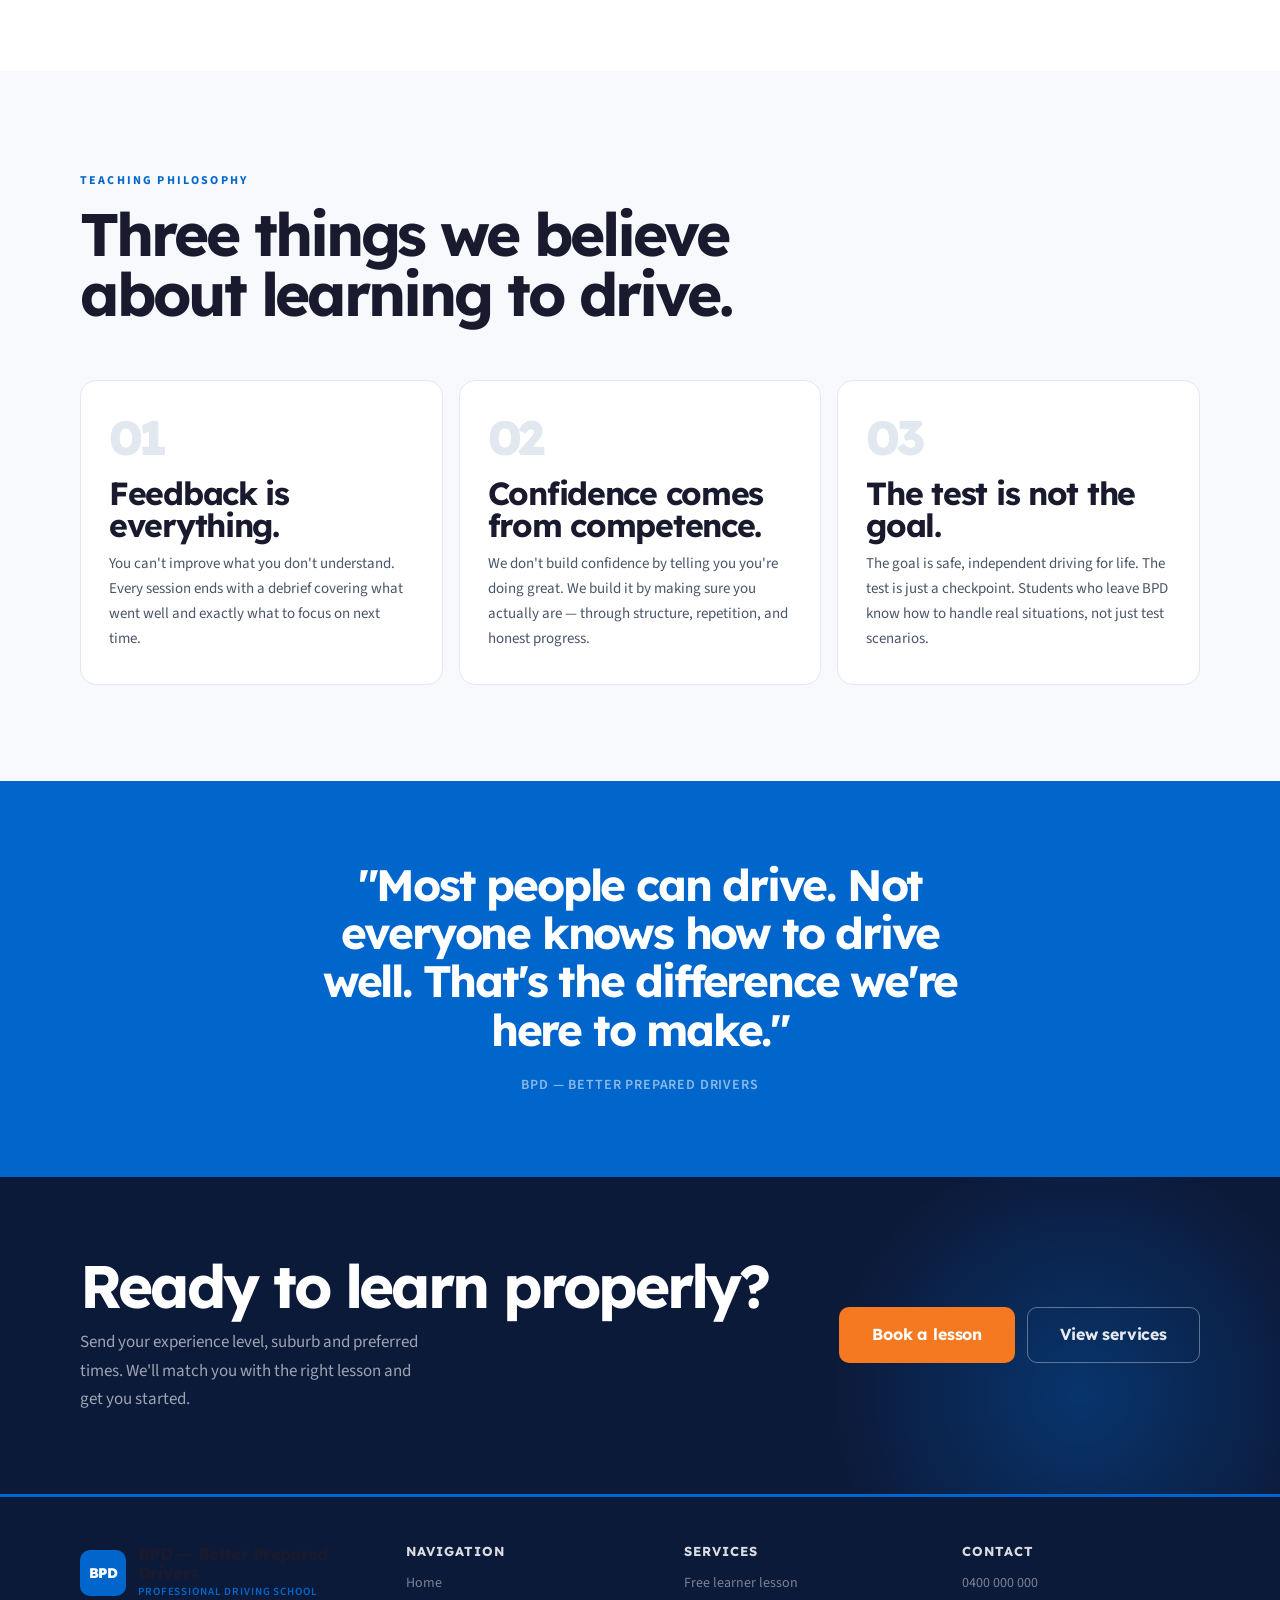
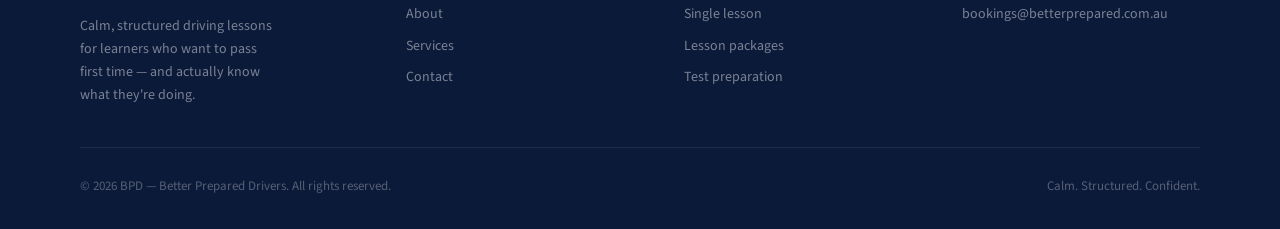
<file: about.html>
<!doctype html>
<html lang="en">
<head>
  <meta charset="utf-8">
  <meta name="viewport" content="width=device-width, initial-scale=1">
  <title>About — BPD — Better Prepared Drivers</title>
  <meta name="description" content="Meet your driving instructor at BPD — Better Prepared Drivers. Fully qualified, patient, and focused on building real confidence behind the wheel.">
  <link rel="preconnect" href="https://fonts.googleapis.com">
  <link rel="preconnect" href="https://fonts.gstatic.com" crossorigin>
  <link rel="stylesheet" href="css/style.css">
</head>
<body>

<nav id="nav" role="navigation" aria-label="Main">
  <div class="wrap nav-inner">
    <a class="nav-logo" href="/" aria-label="BPD home">
      <span class="nav-logo-mark" aria-hidden="true">BPD</span>
      <span class="nav-logo-text">
        <strong>BPD — Better Prepared Drivers</strong>
        <small>Professional Driving School</small>
      </span>
    </a>
    <div class="nav-links">
      <a href="/">Home</a>
      <a href="about.html" class="active">About</a>
      <a href="services.html">Services</a>
      <a href="contact.html">Contact</a>
    </div>
    <div class="nav-right">
      <a class="nav-phone" href="tel:+61400000000">
        <svg width="14" height="14" fill="none" stroke="currentColor" stroke-width="2.5" stroke-linecap="round" stroke-linejoin="round" viewBox="0 0 24 24" aria-hidden="true"><path d="M22 16.92v3a2 2 0 0 1-2.18 2 19.79 19.79 0 0 1-8.63-3.07A19.5 19.5 0 0 1 4.69 12 19.79 19.79 0 0 1 1.61 3.18 2 2 0 0 1 3.59 1h3a2 2 0 0 1 2 1.72c.127.96.361 1.903.7 2.81a2 2 0 0 1-.45 2.11L7.91 8.56a16 16 0 0 0 6.53 6.53l.97-.97a2 2 0 0 1 2.11-.45c.907.339 1.85.573 2.81.7A2 2 0 0 1 22 16.92z"/></svg>
        0400 000 000
      </a>
      <a class="btn btn-green btn-sm" href="contact.html">Book a lesson</a>
      <button class="nav-burger" id="burger" aria-label="Open menu" aria-expanded="false" aria-controls="drawer">
        <span></span><span></span><span></span>
      </button>
    </div>
  </div>
</nav>

<div class="nav-drawer" id="drawer" role="menu">
  <a href="/" role="menuitem">Home</a>
  <a href="about.html" role="menuitem">About</a>
  <a href="services.html" role="menuitem">Services</a>
  <a href="contact.html" role="menuitem">Contact</a>
  <a href="tel:+61400000000" role="menuitem">Call: 0400 000 000</a>
  <a class="btn btn-green" href="contact.html" role="menuitem">Book a lesson</a>
</div>

<main>

  <!-- ── PAGE HERO ── -->
  <section class="page-hero" aria-label="Page header">
    <div class="wrap page-hero-content">
      <span style="display:inline-block;font-size:12px;font-weight:700;letter-spacing:.18em;text-transform:uppercase;color:rgba(255,255,255,.4);margin-bottom:16px;">About your instructor</span>
      <h1>Your instructor,<br>not just a car<br>and a timer.</h1>
      <p>Fully qualified, patient, and focused on building real confidence — not just ticking hours.</p>
      <div class="page-hero-actions">
        <a class="btn btn-gold" href="contact.html">Book a lesson</a>
        <a class="btn btn-outline-white" href="services.html">See services</a>
      </div>
    </div>
  </section>

  <!-- ── STORY ── -->
  <section class="section section--white">
    <div class="wrap">
      <div class="story-grid">
        <div class="story-content reveal">
          <h2>Started because lessons shouldn't feel like a chore.</h2>
          <p>Most learners don't fail their driving test from lack of hours — they fail from lack of proper feedback. Lessons that rush through routes without explanation, or instructors who just sit quietly while you drive around, don't build real skills.</p>
          <p>BPD — Better Prepared Drivers was built around one idea: every student deserves to understand <em>why</em> they're being taught something, not just <em>what</em> to do. That means structured lessons, honest debrief after every session, and a genuine focus on the habits that make a safe driver — not just a test-passer.</p>
          <p>Lessons are available in both automatic and manual vehicles, and are suited to nervous first-timers, learner drivers counting their hours, and experienced drivers who want to sharpen up before a test or after a long break from driving.</p>
          <div class="cred-grid">
            <div class="cred-item">
              <span class="cred-icon">
                <svg width="14" height="14" fill="none" stroke="currentColor" stroke-width="2.5" stroke-linecap="round" stroke-linejoin="round" viewBox="0 0 24 24" aria-hidden="true"><polyline points="20 6 9 17 4 12"/></svg>
              </span>
              Fully licensed and accredited driving instructor
            </div>
            <div class="cred-item">
              <span class="cred-icon">
                <svg width="14" height="14" fill="none" stroke="currentColor" stroke-width="2.5" stroke-linecap="round" stroke-linejoin="round" viewBox="0 0 24 24" aria-hidden="true"><polyline points="20 6 9 17 4 12"/></svg>
              </span>
              Teaches in both automatic and manual vehicles
            </div>
            <div class="cred-item">
              <span class="cred-icon">
                <svg width="14" height="14" fill="none" stroke="currentColor" stroke-width="2.5" stroke-linecap="round" stroke-linejoin="round" viewBox="0 0 24 24" aria-hidden="true"><polyline points="20 6 9 17 4 12"/></svg>
              </span>
              Learners, refreshers and test preparation
            </div>
            <div class="cred-item">
              <span class="cred-icon">
                <svg width="14" height="14" fill="none" stroke="currentColor" stroke-width="2.5" stroke-linecap="round" stroke-linejoin="round" viewBox="0 0 24 24" aria-hidden="true"><polyline points="20 6 9 17 4 12"/></svg>
              </span>
              Flexible scheduling including weekends
            </div>
            <div class="cred-item">
              <span class="cred-icon">
                <svg width="14" height="14" fill="none" stroke="currentColor" stroke-width="2.5" stroke-linecap="round" stroke-linejoin="round" viewBox="0 0 24 24" aria-hidden="true"><polyline points="20 6 9 17 4 12"/></svg>
              </span>
              Students from 16 to 60+ taught
            </div>
            <div class="cred-item">
              <span class="cred-icon">
                <svg width="14" height="14" fill="none" stroke="currentColor" stroke-width="2.5" stroke-linecap="round" stroke-linejoin="round" viewBox="0 0 24 24" aria-hidden="true"><polyline points="20 6 9 17 4 12"/></svg>
              </span>
              Authorised myLearnersDrive instructor
            </div>
          </div>
          <a class="btn btn-green" href="contact.html">Get in touch</a>
        </div>

        <div class="reveal reveal-delay-2">
          <div class="story-visual">
            <div class="visual-quote">
              <p>"I teach you to drive — not just to pass."</p>
              <cite>BPD — Better Prepared Drivers instructor</cite>
            </div>
            <div class="visual-stat-row">
              <div class="visual-stat">
                <strong>500+</strong>
                <span>Students taught</span>
              </div>
              <div class="visual-stat">
                <strong>7</strong>
                <span>Days a week</span>
              </div>
            </div>
          </div>
        </div>
      </div>
    </div>
  </section>

  <!-- ── PHILOSOPHY ── -->
  <section class="section">
    <div class="wrap">
      <div class="section-header reveal">
        <span class="section-label">Teaching philosophy</span>
        <h2>Three things we believe about learning to drive.</h2>
      </div>
      <div class="phil-grid">
        <div class="phil-card reveal reveal-delay-1">
          <div class="phil-number">01</div>
          <h3>Feedback is everything.</h3>
          <p>You can't improve what you don't understand. Every session ends with a debrief covering what went well and exactly what to focus on next time.</p>
        </div>
        <div class="phil-card reveal reveal-delay-2">
          <div class="phil-number">02</div>
          <h3>Confidence comes from competence.</h3>
          <p>We don't build confidence by telling you you're doing great. We build it by making sure you actually are — through structure, repetition, and honest progress.</p>
        </div>
        <div class="phil-card reveal reveal-delay-3">
          <div class="phil-number">03</div>
          <h3>The test is not the goal.</h3>
          <p>The goal is safe, independent driving for life. The test is just a checkpoint. Students who leave BPD know how to handle real situations, not just test scenarios.</p>
        </div>
      </div>
    </div>
  </section>

  <!-- ── QUOTE ── -->
  <section class="quote-section" aria-label="Philosophy quote">
    <div class="wrap reveal">
      <blockquote>"Most people can drive. Not everyone knows how to drive well. That's the difference we're here to make."</blockquote>
      <cite>BPD — Better Prepared Drivers</cite>
    </div>
  </section>

  <!-- ── CTA ── -->
  <section class="cta-strip">
    <div class="wrap cta-strip-inner reveal">
      <div>
        <h2>Ready to learn properly?</h2>
        <p>Send your experience level, suburb and preferred times. We'll match you with the right lesson and get you started.</p>
      </div>
      <div class="cta-strip-actions">
        <a class="btn btn-gold btn-lg" href="contact.html">Book a lesson</a>
        <a class="btn btn-outline-white btn-lg" href="services.html">View services</a>
      </div>
    </div>
  </section>

</main>

<footer>
  <div class="wrap">
    <div class="footer-grid">
      <div class="footer-brand">
        <div class="nav-logo">
          <span class="nav-logo-mark" aria-hidden="true">BPD</span>
          <span class="nav-logo-text">
            <strong>BPD — Better Prepared Drivers</strong>
            <small>Professional Driving School</small>
          </span>
        </div>
        <p>Calm, structured driving lessons for learners who want to pass first time — and actually know what they're doing.</p>
      </div>
      <div class="footer-col">
        <h4>Navigation</h4>
        <nav class="footer-links" aria-label="Footer">
          <a href="/">Home</a>
          <a href="about.html">About</a>
          <a href="services.html">Services</a>
          <a href="contact.html">Contact</a>
        </nav>
      </div>
      <div class="footer-col">
        <h4>Services</h4>
        <nav class="footer-links" aria-label="Services">
          <a href="services.html#free">Free learner lesson</a>
          <a href="services.html#single">Single lesson</a>
          <a href="services.html#package">Lesson packages</a>
          <a href="services.html#test">Test preparation</a>
        </nav>
      </div>
      <div class="footer-col">
        <h4>Contact</h4>
        <div class="footer-links">
          <a href="tel:+61400000000">0400 000 000</a>
          <a href="mailto:bookings@betterprepared.com.au">bookings@betterprepared.com.au</a>
        </div>
      </div>
    </div>
    <div class="footer-bottom">
      <span>© 2026 BPD — Better Prepared Drivers. All rights reserved.</span>
      <span>Calm. Structured. Confident.</span>
    </div>
  </div>
</footer>

<script src="js/main.js" defer></script>
<script src="js/chatbot.js" defer></script>
</body>
</html>
</file>
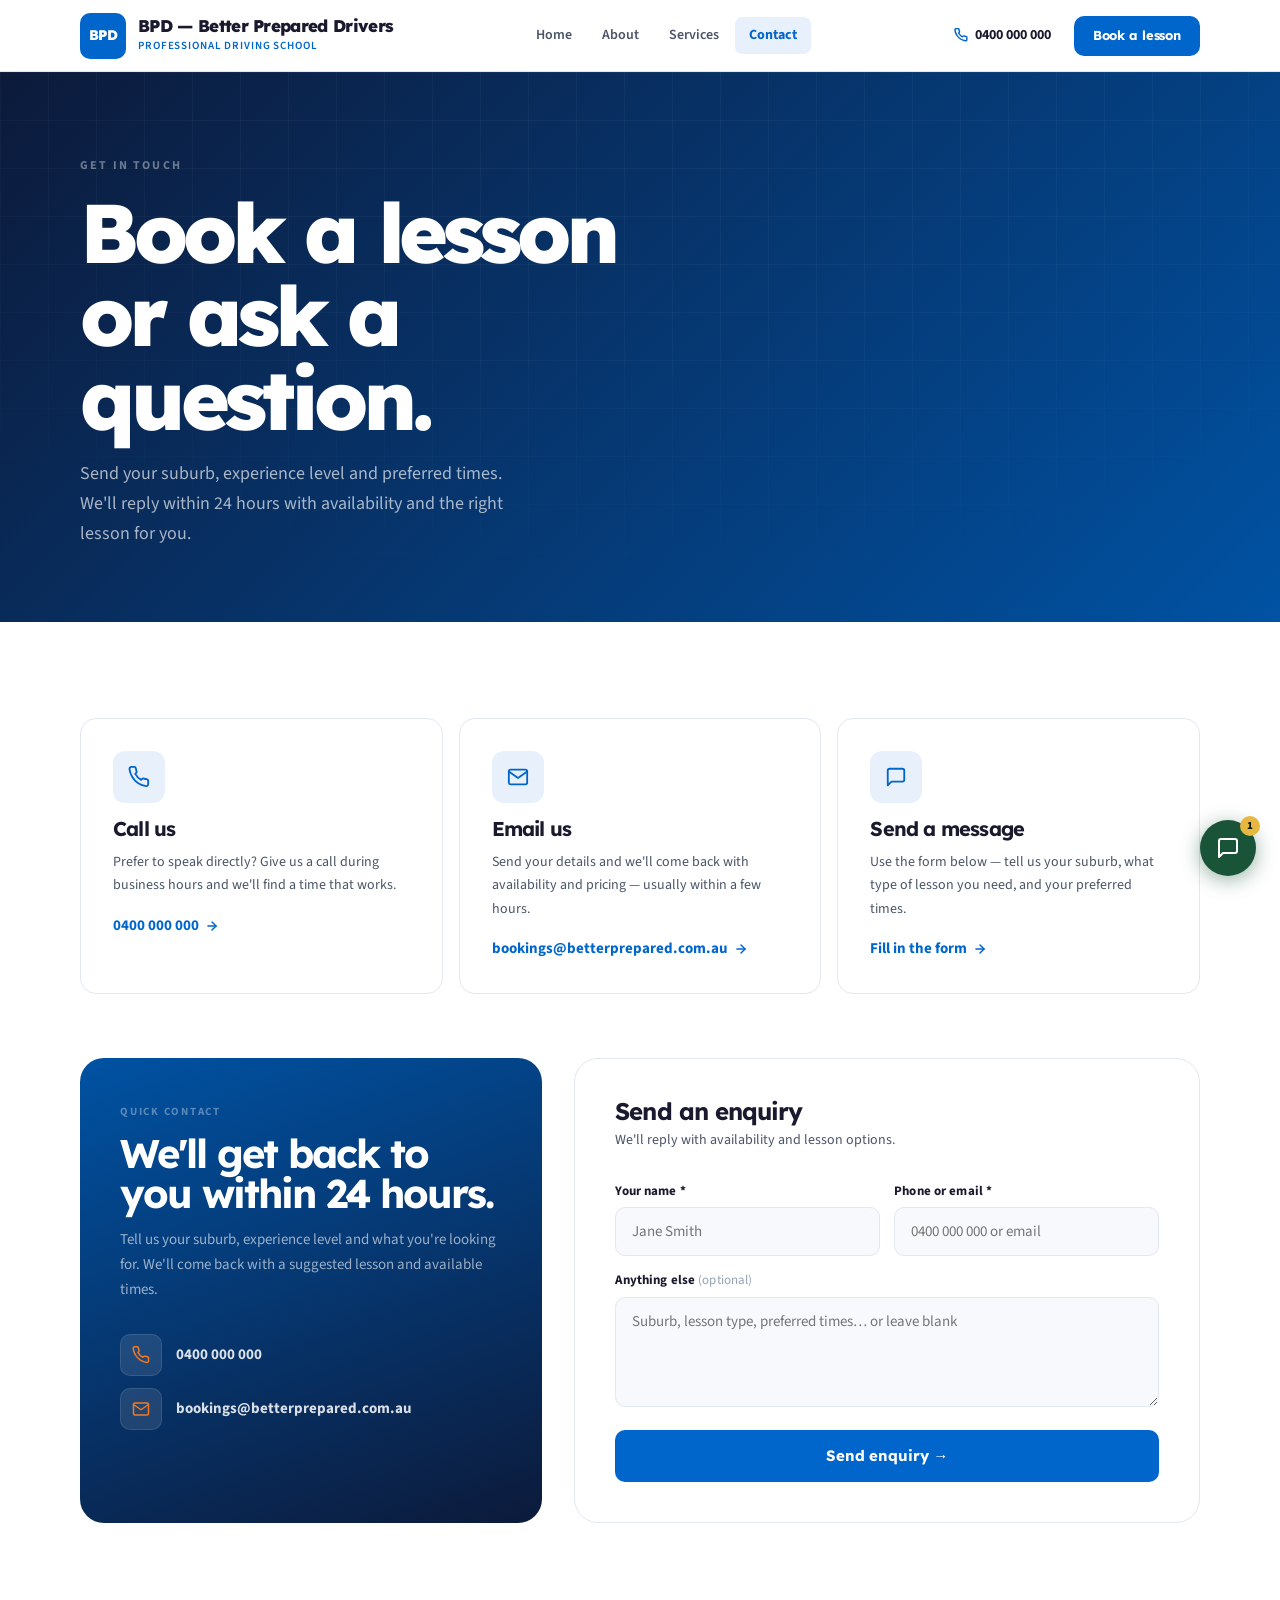
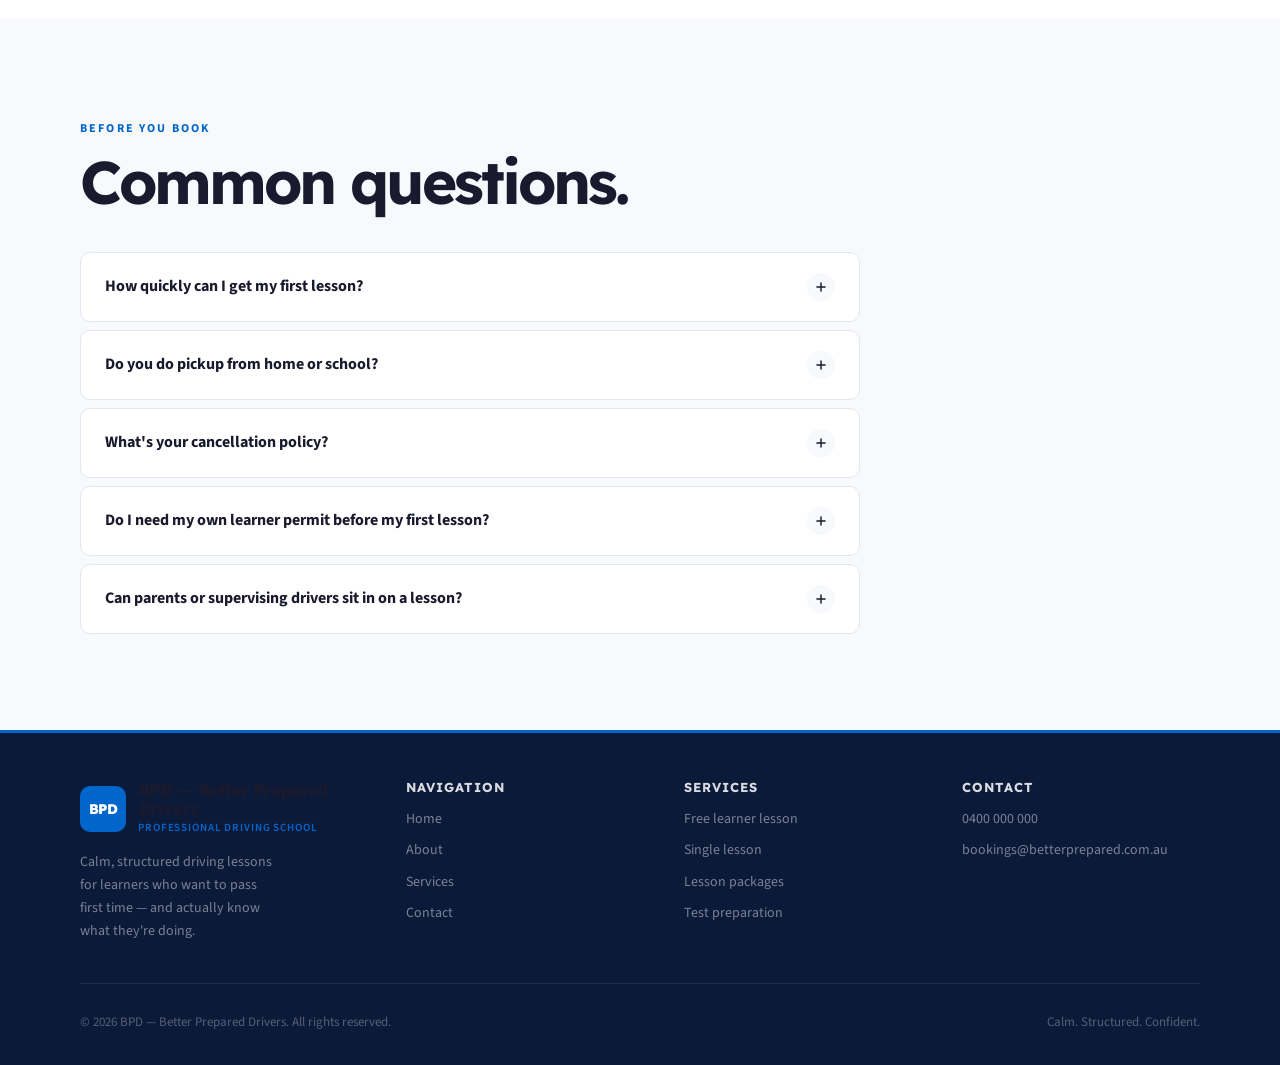
<file: contact.html>
<!doctype html>
<html lang="en">
<head>
  <meta charset="utf-8">
  <meta name="viewport" content="width=device-width, initial-scale=1">
  <title>Contact — BPD — Better Prepared Drivers</title>
  <meta name="description" content="Book a driving lesson or make an enquiry. Call, email or send a message — we reply within 24 hours.">
  <link rel="preconnect" href="https://fonts.googleapis.com">
  <link rel="preconnect" href="https://fonts.gstatic.com" crossorigin>
  <link rel="stylesheet" href="css/style.css">
</head>
<body>

<nav id="nav" role="navigation" aria-label="Main">
  <div class="wrap nav-inner">
    <a class="nav-logo" href="/" aria-label="BPD home">
      <span class="nav-logo-mark" aria-hidden="true">BPD</span>
      <span class="nav-logo-text">
        <strong>BPD — Better Prepared Drivers</strong>
        <small>Professional Driving School</small>
      </span>
    </a>
    <div class="nav-links">
      <a href="/">Home</a>
      <a href="about.html">About</a>
      <a href="services.html">Services</a>
      <a href="contact.html" class="active">Contact</a>
    </div>
    <div class="nav-right">
      <a class="nav-phone" href="tel:+61400000000">
        <svg width="14" height="14" fill="none" stroke="currentColor" stroke-width="2.5" stroke-linecap="round" stroke-linejoin="round" viewBox="0 0 24 24" aria-hidden="true"><path d="M22 16.92v3a2 2 0 0 1-2.18 2 19.79 19.79 0 0 1-8.63-3.07A19.5 19.5 0 0 1 4.69 12 19.79 19.79 0 0 1 1.61 3.18 2 2 0 0 1 3.59 1h3a2 2 0 0 1 2 1.72c.127.96.361 1.903.7 2.81a2 2 0 0 1-.45 2.11L7.91 8.56a16 16 0 0 0 6.53 6.53l.97-.97a2 2 0 0 1 2.11-.45c.907.339 1.85.573 2.81.7A2 2 0 0 1 22 16.92z"/></svg>
        0400 000 000
      </a>
      <a class="btn btn-green btn-sm" href="#book">Book a lesson</a>
      <button class="nav-burger" id="burger" aria-label="Open menu" aria-expanded="false" aria-controls="drawer">
        <span></span><span></span><span></span>
      </button>
    </div>
  </div>
</nav>

<div class="nav-drawer" id="drawer" role="menu">
  <a href="/" role="menuitem">Home</a>
  <a href="about.html" role="menuitem">About</a>
  <a href="services.html" role="menuitem">Services</a>
  <a href="contact.html" role="menuitem">Contact</a>
  <a href="tel:+61400000000" role="menuitem">Call: 0400 000 000</a>
  <a class="btn btn-green" href="#book" role="menuitem">Book a lesson</a>
</div>

<main>

  <!-- ── PAGE HERO ── -->
  <section class="page-hero" aria-label="Contact header">
    <div class="wrap page-hero-content">
      <span style="display:inline-block;font-size:12px;font-weight:700;letter-spacing:.18em;text-transform:uppercase;color:rgba(255,255,255,.4);margin-bottom:16px;">Get in touch</span>
      <h1>Book a lesson<br>or ask a<br>question.</h1>
      <p>Send your suburb, experience level and preferred times. We'll reply within 24 hours with availability and the right lesson for you.</p>
    </div>
  </section>

  <!-- ── CONTACT METHODS ── -->
  <section class="section section--white">
    <div class="wrap">
      <div class="contact-methods">

        <div class="contact-method reveal">
          <div class="contact-method-icon" aria-hidden="true">
            <svg width="22" height="22" fill="none" stroke="currentColor" stroke-width="2" stroke-linecap="round" stroke-linejoin="round" viewBox="0 0 24 24"><path d="M22 16.92v3a2 2 0 0 1-2.18 2 19.79 19.79 0 0 1-8.63-3.07A19.5 19.5 0 0 1 4.69 12 19.79 19.79 0 0 1 1.61 3.18 2 2 0 0 1 3.59 1h3a2 2 0 0 1 2 1.72c.127.96.361 1.903.7 2.81a2 2 0 0 1-.45 2.11L7.91 8.56a16 16 0 0 0 6.53 6.53l.97-.97a2 2 0 0 1 2.11-.45c.907.339 1.85.573 2.81.7A2 2 0 0 1 22 16.92z"/></svg>
          </div>
          <h3>Call us</h3>
          <p>Prefer to speak directly? Give us a call during business hours and we'll find a time that works.</p>
          <a class="method-link" href="tel:+61400000000">
            0400 000 000
            <svg width="14" height="14" fill="none" stroke="currentColor" stroke-width="2.5" stroke-linecap="round" stroke-linejoin="round" viewBox="0 0 24 24" aria-hidden="true"><line x1="5" y1="12" x2="19" y2="12"/><polyline points="12 5 19 12 12 19"/></svg>
          </a>
        </div>

        <div class="contact-method reveal reveal-delay-1">
          <div class="contact-method-icon" aria-hidden="true">
            <svg width="22" height="22" fill="none" stroke="currentColor" stroke-width="2" stroke-linecap="round" stroke-linejoin="round" viewBox="0 0 24 24"><path d="M4 4h16c1.1 0 2 .9 2 2v12c0 1.1-.9 2-2 2H4c-1.1 0-2-.9-2-2V6c0-1.1.9-2 2-2z"/><polyline points="22,6 12,13 2,6"/></svg>
          </div>
          <h3>Email us</h3>
          <p>Send your details and we'll come back with availability and pricing — usually within a few hours.</p>
          <a class="method-link" href="mailto:bookings@betterprepared.com.au">
            bookings@betterprepared.com.au
            <svg width="14" height="14" fill="none" stroke="currentColor" stroke-width="2.5" stroke-linecap="round" stroke-linejoin="round" viewBox="0 0 24 24" aria-hidden="true"><line x1="5" y1="12" x2="19" y2="12"/><polyline points="12 5 19 12 12 19"/></svg>
          </a>
        </div>

        <div class="contact-method reveal reveal-delay-2">
          <div class="contact-method-icon" aria-hidden="true">
            <svg width="22" height="22" fill="none" stroke="currentColor" stroke-width="2" stroke-linecap="round" stroke-linejoin="round" viewBox="0 0 24 24"><path d="M21 15a2 2 0 0 1-2 2H7l-4 4V5a2 2 0 0 1 2-2h14a2 2 0 0 1 2 2z"/></svg>
          </div>
          <h3>Send a message</h3>
          <p>Use the form below — tell us your suburb, what type of lesson you need, and your preferred times.</p>
          <a class="method-link" href="#book">
            Fill in the form
            <svg width="14" height="14" fill="none" stroke="currentColor" stroke-width="2.5" stroke-linecap="round" stroke-linejoin="round" viewBox="0 0 24 24" aria-hidden="true"><line x1="5" y1="12" x2="19" y2="12"/><polyline points="12 5 19 12 12 19"/></svg>
          </a>
        </div>

      </div>

      <!-- ── FORM ── -->
      <div class="contact-form-wrap" id="book">

        <div class="form-aside reveal">
          <div>
            <span style="display:inline-block;font-size:11px;font-weight:700;letter-spacing:.16em;text-transform:uppercase;color:rgba(255,255,255,.35);margin-bottom:12px;">Quick contact</span>
            <h2>We'll get back to you within 24 hours.</h2>
            <p style="margin-top:14px;">Tell us your suburb, experience level and what you're looking for. We'll come back with a suggested lesson and available times.</p>
          </div>
          <div class="aside-links">
            <a class="aside-link" href="tel:+61400000000">
              <span class="aside-link-icon">
                <svg width="18" height="18" fill="none" stroke="currentColor" stroke-width="2" stroke-linecap="round" stroke-linejoin="round" viewBox="0 0 24 24" aria-hidden="true"><path d="M22 16.92v3a2 2 0 0 1-2.18 2 19.79 19.79 0 0 1-8.63-3.07A19.5 19.5 0 0 1 4.69 12 19.79 19.79 0 0 1 1.61 3.18 2 2 0 0 1 3.59 1h3a2 2 0 0 1 2 1.72c.127.96.361 1.903.7 2.81a2 2 0 0 1-.45 2.11L7.91 8.56a16 16 0 0 0 6.53 6.53l.97-.97a2 2 0 0 1 2.11-.45c.907.339 1.85.573 2.81.7A2 2 0 0 1 22 16.92z"/></svg>
              </span>
              0400 000 000
            </a>
            <a class="aside-link" href="mailto:bookings@betterprepared.com.au">
              <span class="aside-link-icon">
                <svg width="18" height="18" fill="none" stroke="currentColor" stroke-width="2" stroke-linecap="round" stroke-linejoin="round" viewBox="0 0 24 24" aria-hidden="true"><path d="M4 4h16c1.1 0 2 .9 2 2v12c0 1.1-.9 2-2 2H4c-1.1 0-2-.9-2-2V6c0-1.1.9-2 2-2z"/><polyline points="22,6 12,13 2,6"/></svg>
              </span>
              bookings@betterprepared.com.au
            </a>
          </div>
        </div>

        <div class="form-card reveal reveal-delay-1">
          <h3>Send an enquiry</h3>
          <p>We'll reply with availability and lesson options.</p>
          <form class="form-grid" novalidate>
            <div class="form-row">
              <div>
                <label class="form-label" for="name">Your name <span style="color:var(--green)">*</span></label>
                <input class="form-input" type="text" id="name" name="name" autocomplete="name" placeholder="Jane Smith" required>
              </div>
              <div>
                <label class="form-label" for="phone">Phone or email <span style="color:var(--green)">*</span></label>
                <input class="form-input" type="text" id="phone" name="phone" autocomplete="tel" placeholder="0400 000 000 or email" required>
              </div>
            </div>
            <div>
              <label class="form-label" for="message">Anything else <span style="color:var(--faint);font-weight:400">(optional)</span></label>
              <textarea class="form-textarea" id="message" name="message" placeholder="Suburb, lesson type, preferred times… or leave blank"></textarea>
            </div>
            <button class="form-submit" type="submit">Send enquiry →</button>
          </form>
        </div>

      </div>
    </div>
  </section>

  <!-- ── FAQ ── -->
  <section class="section" aria-labelledby="contact-faq-heading">
    <div class="wrap">
      <div class="section-header reveal" style="margin-bottom:40px;">
        <span class="section-label">Before you book</span>
        <h2 id="contact-faq-heading">Common questions.</h2>
      </div>
      <div class="faq-list reveal reveal-delay-1">

        <div class="faq-item">
          <button class="faq-q" aria-expanded="false">
            How quickly can I get my first lesson?
            <span class="faq-icon" aria-hidden="true">
              <svg width="14" height="14" fill="none" stroke="currentColor" stroke-width="2.5" stroke-linecap="round" stroke-linejoin="round" viewBox="0 0 24 24"><line x1="12" y1="5" x2="12" y2="19"/><line x1="5" y1="12" x2="19" y2="12"/></svg>
            </span>
          </button>
          <div class="faq-a">
            <p>Send an enquiry and we'll come back with our next available times — usually within 24 hours. Availability varies so get in touch and we'll find something that works.</p>
          </div>
        </div>

        <div class="faq-item">
          <button class="faq-q" aria-expanded="false">
            Do you do pickup from home or school?
            <span class="faq-icon" aria-hidden="true">
              <svg width="14" height="14" fill="none" stroke="currentColor" stroke-width="2.5" stroke-linecap="round" stroke-linejoin="round" viewBox="0 0 24 24"><line x1="12" y1="5" x2="12" y2="19"/><line x1="5" y1="12" x2="19" y2="12"/></svg>
            </span>
          </button>
          <div class="faq-a">
            <p>Yes — lessons typically start from a pickup location convenient to you. Mention your suburb when you enquire and we'll confirm whether we cover your area.</p>
          </div>
        </div>

        <div class="faq-item">
          <button class="faq-q" aria-expanded="false">
            What's your cancellation policy?
            <span class="faq-icon" aria-hidden="true">
              <svg width="14" height="14" fill="none" stroke="currentColor" stroke-width="2.5" stroke-linecap="round" stroke-linejoin="round" viewBox="0 0 24 24"><line x1="12" y1="5" x2="12" y2="19"/><line x1="5" y1="12" x2="19" y2="12"/></svg>
            </span>
          </button>
          <div class="faq-a">
            <p>We ask for reasonable notice if you need to reschedule — generally 24 hours where possible. Get in touch and we'll work it out. Life happens and we're practical about it.</p>
          </div>
        </div>

        <div class="faq-item">
          <button class="faq-q" aria-expanded="false">
            Do I need my own learner permit before my first lesson?
            <span class="faq-icon" aria-hidden="true">
              <svg width="14" height="14" fill="none" stroke="currentColor" stroke-width="2.5" stroke-linecap="round" stroke-linejoin="round" viewBox="0 0 24 24"><line x1="12" y1="5" x2="12" y2="19"/><line x1="5" y1="12" x2="19" y2="12"/></svg>
            </span>
          </button>
          <div class="faq-a">
            <p>Yes — you'll need a valid learner permit before you can legally drive on public roads with a driving instructor. If you haven't got yours yet, we can advise on how to apply for one before you book your first lesson.</p>
          </div>
        </div>

        <div class="faq-item">
          <button class="faq-q" aria-expanded="false">
            Can parents or supervising drivers sit in on a lesson?
            <span class="faq-icon" aria-hidden="true">
              <svg width="14" height="14" fill="none" stroke="currentColor" stroke-width="2.5" stroke-linecap="round" stroke-linejoin="round" viewBox="0 0 24 24"><line x1="12" y1="5" x2="12" y2="19"/><line x1="5" y1="12" x2="19" y2="12"/></svg>
            </span>
          </button>
          <div class="faq-a">
            <p>This can be arranged — it's actually a great idea for supervising drivers to understand how the instructor is coaching the learner. Mention this when you book and we'll set it up from the first session.</p>
          </div>
        </div>

      </div>
    </div>
  </section>

</main>

<footer>
  <div class="wrap">
    <div class="footer-grid">
      <div class="footer-brand">
        <div class="nav-logo">
          <span class="nav-logo-mark" aria-hidden="true">BPD</span>
          <span class="nav-logo-text">
            <strong>BPD — Better Prepared Drivers</strong>
            <small>Professional Driving School</small>
          </span>
        </div>
        <p>Calm, structured driving lessons for learners who want to pass first time — and actually know what they're doing.</p>
      </div>
      <div class="footer-col">
        <h4>Navigation</h4>
        <nav class="footer-links" aria-label="Footer">
          <a href="/">Home</a>
          <a href="about.html">About</a>
          <a href="services.html">Services</a>
          <a href="contact.html">Contact</a>
        </nav>
      </div>
      <div class="footer-col">
        <h4>Services</h4>
        <nav class="footer-links" aria-label="Services">
          <a href="services.html#free">Free learner lesson</a>
          <a href="services.html#single">Single lesson</a>
          <a href="services.html#package">Lesson packages</a>
          <a href="services.html#test">Test preparation</a>
        </nav>
      </div>
      <div class="footer-col">
        <h4>Contact</h4>
        <div class="footer-links">
          <a href="tel:+61400000000">0400 000 000</a>
          <a href="mailto:bookings@betterprepared.com.au">bookings@betterprepared.com.au</a>
        </div>
      </div>
    </div>
    <div class="footer-bottom">
      <span>© 2026 BPD — Better Prepared Drivers. All rights reserved.</span>
      <span>Calm. Structured. Confident.</span>
    </div>
  </div>
</footer>

<script src="js/main.js" defer></script>
<script src="js/chatbot.js" defer></script>
</body>
</html>
</file>
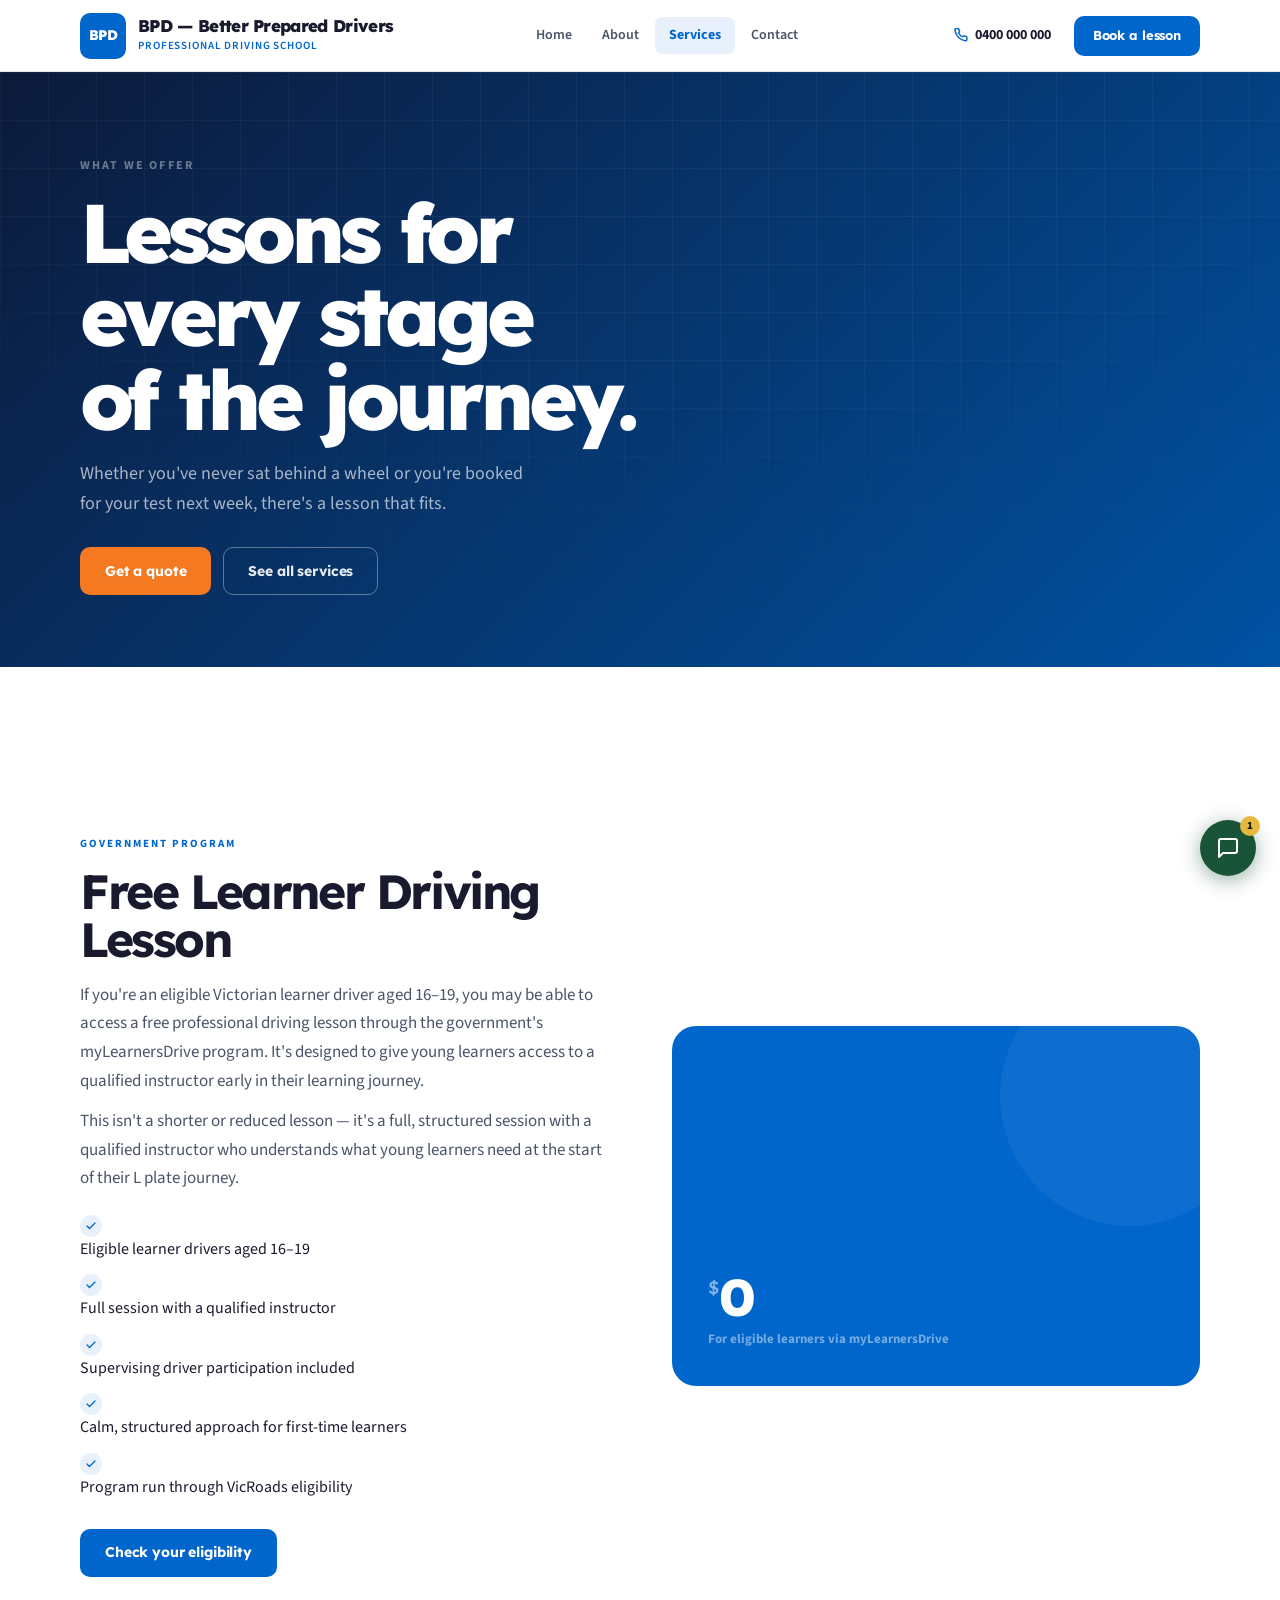
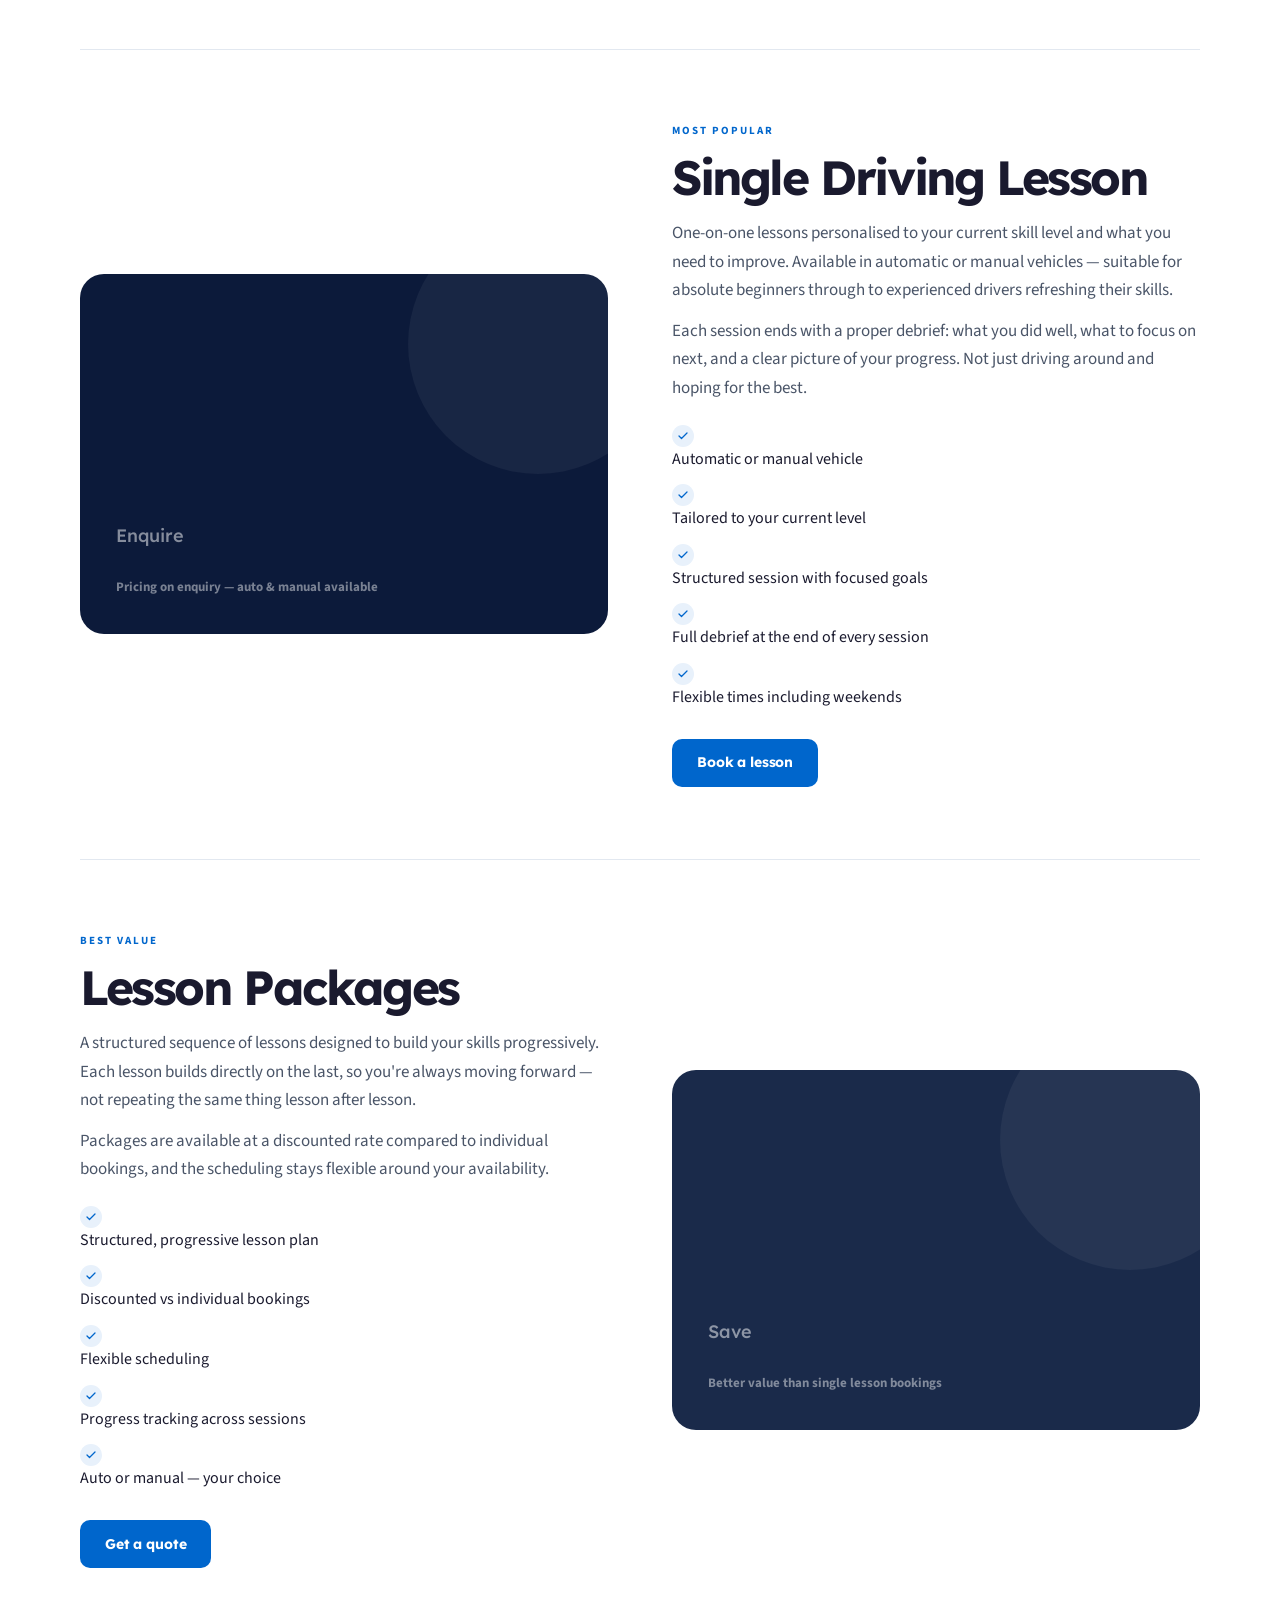
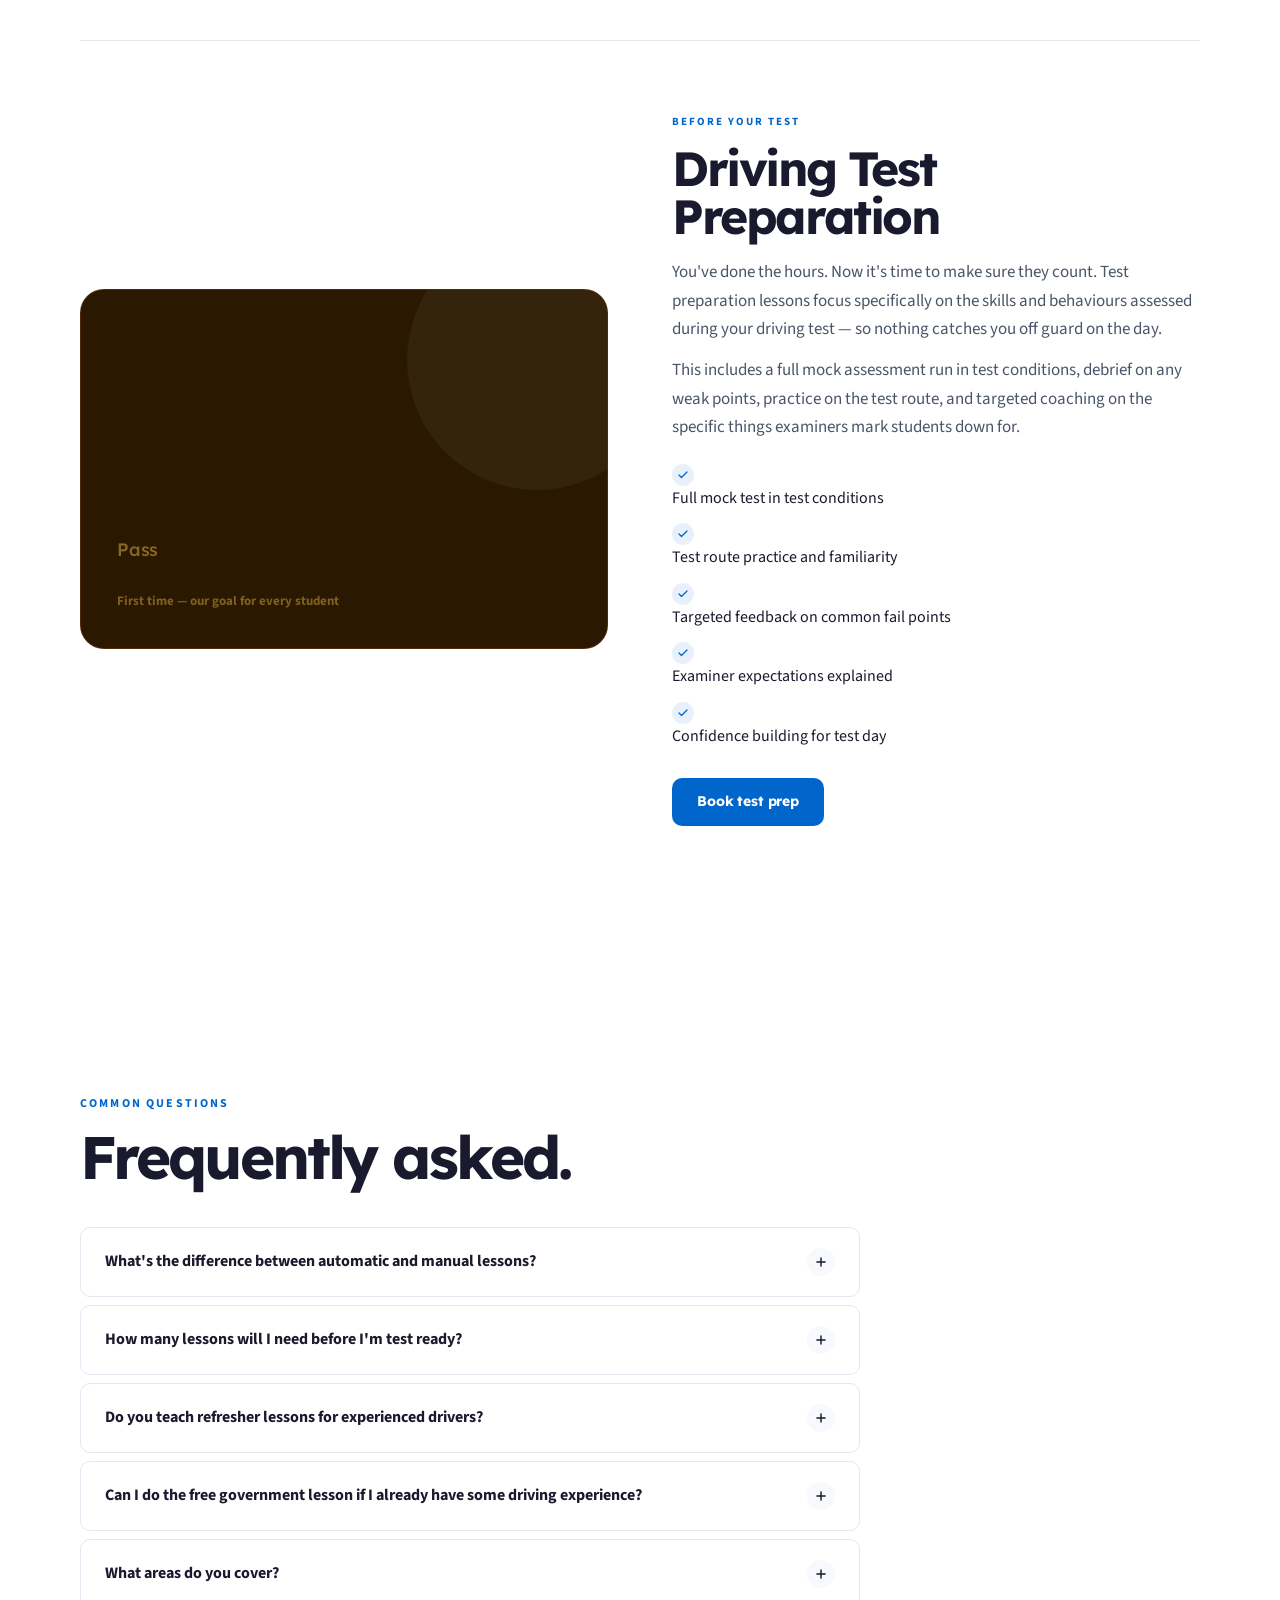
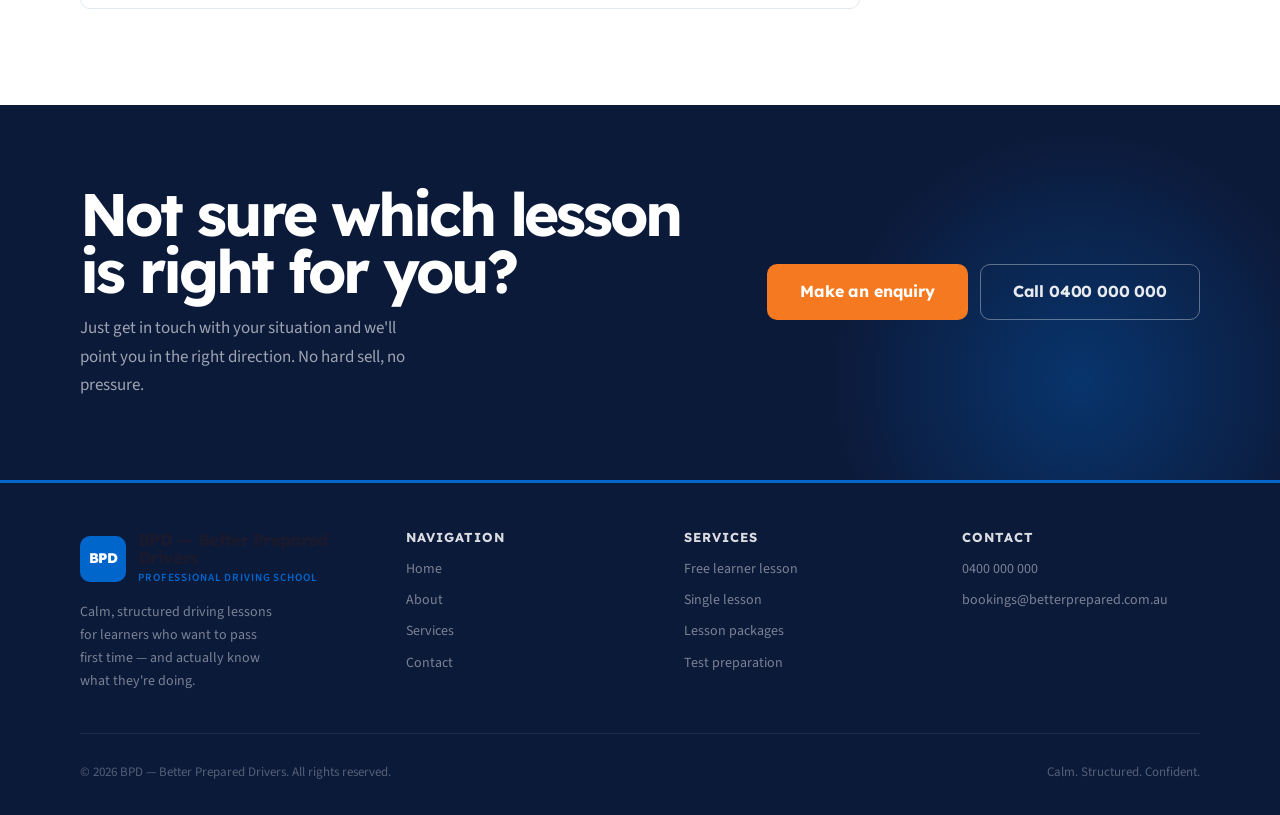
<file: services.html>
<!doctype html>
<html lang="en">
<head>
  <meta charset="utf-8">
  <meta name="viewport" content="width=device-width, initial-scale=1">
  <title>Services — BPD — Better Prepared Drivers</title>
  <meta name="description" content="Driving lessons for every stage — free learner lessons, single sessions, packages and test preparation. Automatic and manual vehicles.">
  <link rel="preconnect" href="https://fonts.googleapis.com">
  <link rel="preconnect" href="https://fonts.gstatic.com" crossorigin>
  <link rel="stylesheet" href="css/style.css">
</head>
<body>

<nav id="nav" role="navigation" aria-label="Main">
  <div class="wrap nav-inner">
    <a class="nav-logo" href="/" aria-label="BPD home">
      <span class="nav-logo-mark" aria-hidden="true">BPD</span>
      <span class="nav-logo-text">
        <strong>BPD — Better Prepared Drivers</strong>
        <small>Professional Driving School</small>
      </span>
    </a>
    <div class="nav-links">
      <a href="/">Home</a>
      <a href="about.html">About</a>
      <a href="services.html" class="active">Services</a>
      <a href="contact.html">Contact</a>
    </div>
    <div class="nav-right">
      <a class="nav-phone" href="tel:+61400000000">
        <svg width="14" height="14" fill="none" stroke="currentColor" stroke-width="2.5" stroke-linecap="round" stroke-linejoin="round" viewBox="0 0 24 24" aria-hidden="true"><path d="M22 16.92v3a2 2 0 0 1-2.18 2 19.79 19.79 0 0 1-8.63-3.07A19.5 19.5 0 0 1 4.69 12 19.79 19.79 0 0 1 1.61 3.18 2 2 0 0 1 3.59 1h3a2 2 0 0 1 2 1.72c.127.96.361 1.903.7 2.81a2 2 0 0 1-.45 2.11L7.91 8.56a16 16 0 0 0 6.53 6.53l.97-.97a2 2 0 0 1 2.11-.45c.907.339 1.85.573 2.81.7A2 2 0 0 1 22 16.92z"/></svg>
        0400 000 000
      </a>
      <a class="btn btn-green btn-sm" href="contact.html">Book a lesson</a>
      <button class="nav-burger" id="burger" aria-label="Open menu" aria-expanded="false" aria-controls="drawer">
        <span></span><span></span><span></span>
      </button>
    </div>
  </div>
</nav>

<div class="nav-drawer" id="drawer" role="menu">
  <a href="/" role="menuitem">Home</a>
  <a href="about.html" role="menuitem">About</a>
  <a href="services.html" role="menuitem">Services</a>
  <a href="contact.html" role="menuitem">Contact</a>
  <a href="tel:+61400000000" role="menuitem">Call: 0400 000 000</a>
  <a class="btn btn-green" href="contact.html" role="menuitem">Book a lesson</a>
</div>

<main>

  <!-- ── PAGE HERO ── -->
  <section class="page-hero" aria-label="Services header">
    <div class="wrap page-hero-content">
      <span style="display:inline-block;font-size:12px;font-weight:700;letter-spacing:.18em;text-transform:uppercase;color:rgba(255,255,255,.4);margin-bottom:16px;">What we offer</span>
      <h1>Lessons for<br>every stage<br>of the journey.</h1>
      <p>Whether you've never sat behind a wheel or you're booked for your test next week, there's a lesson that fits.</p>
      <div class="page-hero-actions">
        <a class="btn btn-gold" href="contact.html">Get a quote</a>
        <a class="btn btn-outline-white" href="#free">See all services</a>
      </div>
    </div>
  </section>

  <!-- ── SERVICE DETAILS ── -->
  <section class="section section--white">
    <div class="wrap">

      <!-- FREE LESSON -->
      <div class="service-detail" id="free">
        <div class="svc-text reveal">
          <div class="svc-tag">Government program</div>
          <h2>Free Learner Driving Lesson</h2>
          <p>If you're an eligible Victorian learner driver aged 16–19, you may be able to access a free professional driving lesson through the government's myLearnersDrive program. It's designed to give young learners access to a qualified instructor early in their learning journey.</p>
          <p>This isn't a shorter or reduced lesson — it's a full, structured session with a qualified instructor who understands what young learners need at the start of their L plate journey.</p>
          <ul class="svc-bullets" aria-label="What's included">
            <li>
              <span class="svc-bullet-icon"><svg width="12" height="12" fill="none" stroke="currentColor" stroke-width="2.5" stroke-linecap="round" stroke-linejoin="round" viewBox="0 0 24 24" aria-hidden="true"><polyline points="20 6 9 17 4 12"/></svg></span>
              Eligible learner drivers aged 16–19
            </li>
            <li>
              <span class="svc-bullet-icon"><svg width="12" height="12" fill="none" stroke="currentColor" stroke-width="2.5" stroke-linecap="round" stroke-linejoin="round" viewBox="0 0 24 24" aria-hidden="true"><polyline points="20 6 9 17 4 12"/></svg></span>
              Full session with a qualified instructor
            </li>
            <li>
              <span class="svc-bullet-icon"><svg width="12" height="12" fill="none" stroke="currentColor" stroke-width="2.5" stroke-linecap="round" stroke-linejoin="round" viewBox="0 0 24 24" aria-hidden="true"><polyline points="20 6 9 17 4 12"/></svg></span>
              Supervising driver participation included
            </li>
            <li>
              <span class="svc-bullet-icon"><svg width="12" height="12" fill="none" stroke="currentColor" stroke-width="2.5" stroke-linecap="round" stroke-linejoin="round" viewBox="0 0 24 24" aria-hidden="true"><polyline points="20 6 9 17 4 12"/></svg></span>
              Calm, structured approach for first-time learners
            </li>
            <li>
              <span class="svc-bullet-icon"><svg width="12" height="12" fill="none" stroke="currentColor" stroke-width="2.5" stroke-linecap="round" stroke-linejoin="round" viewBox="0 0 24 24" aria-hidden="true"><polyline points="20 6 9 17 4 12"/></svg></span>
              Program run through VicRoads eligibility
            </li>
          </ul>
          <a class="btn btn-green" href="contact.html">Check your eligibility</a>
        </div>
        <div class="svc-visual green reveal reveal-delay-2">
          <div class="svc-price"><span>$</span>0</div>
          <div class="svc-visual-label">For eligible learners via myLearnersDrive</div>
        </div>
      </div>

      <!-- SINGLE LESSON -->
      <div class="service-detail reverse" id="single">
        <div class="svc-text reveal">
          <div class="svc-tag">Most popular</div>
          <h2>Single Driving Lesson</h2>
          <p>One-on-one lessons personalised to your current skill level and what you need to improve. Available in automatic or manual vehicles — suitable for absolute beginners through to experienced drivers refreshing their skills.</p>
          <p>Each session ends with a proper debrief: what you did well, what to focus on next, and a clear picture of your progress. Not just driving around and hoping for the best.</p>
          <ul class="svc-bullets" aria-label="What's included">
            <li>
              <span class="svc-bullet-icon"><svg width="12" height="12" fill="none" stroke="currentColor" stroke-width="2.5" stroke-linecap="round" stroke-linejoin="round" viewBox="0 0 24 24" aria-hidden="true"><polyline points="20 6 9 17 4 12"/></svg></span>
              Automatic or manual vehicle
            </li>
            <li>
              <span class="svc-bullet-icon"><svg width="12" height="12" fill="none" stroke="currentColor" stroke-width="2.5" stroke-linecap="round" stroke-linejoin="round" viewBox="0 0 24 24" aria-hidden="true"><polyline points="20 6 9 17 4 12"/></svg></span>
              Tailored to your current level
            </li>
            <li>
              <span class="svc-bullet-icon"><svg width="12" height="12" fill="none" stroke="currentColor" stroke-width="2.5" stroke-linecap="round" stroke-linejoin="round" viewBox="0 0 24 24" aria-hidden="true"><polyline points="20 6 9 17 4 12"/></svg></span>
              Structured session with focused goals
            </li>
            <li>
              <span class="svc-bullet-icon"><svg width="12" height="12" fill="none" stroke="currentColor" stroke-width="2.5" stroke-linecap="round" stroke-linejoin="round" viewBox="0 0 24 24" aria-hidden="true"><polyline points="20 6 9 17 4 12"/></svg></span>
              Full debrief at the end of every session
            </li>
            <li>
              <span class="svc-bullet-icon"><svg width="12" height="12" fill="none" stroke="currentColor" stroke-width="2.5" stroke-linecap="round" stroke-linejoin="round" viewBox="0 0 24 24" aria-hidden="true"><polyline points="20 6 9 17 4 12"/></svg></span>
              Flexible times including weekends
            </li>
          </ul>
          <a class="btn btn-green" href="contact.html">Book a lesson</a>
        </div>
        <div class="svc-visual dark reveal reveal-delay-2">
          <div class="svc-price"><span>Enquire</span></div>
          <div class="svc-visual-label">Pricing on enquiry — auto &amp; manual available</div>
        </div>
      </div>

      <!-- PACKAGES -->
      <div class="service-detail" id="package">
        <div class="svc-text reveal">
          <div class="svc-tag">Best value</div>
          <h2>Lesson Packages</h2>
          <p>A structured sequence of lessons designed to build your skills progressively. Each lesson builds directly on the last, so you're always moving forward — not repeating the same thing lesson after lesson.</p>
          <p>Packages are available at a discounted rate compared to individual bookings, and the scheduling stays flexible around your availability.</p>
          <ul class="svc-bullets" aria-label="What's included">
            <li>
              <span class="svc-bullet-icon"><svg width="12" height="12" fill="none" stroke="currentColor" stroke-width="2.5" stroke-linecap="round" stroke-linejoin="round" viewBox="0 0 24 24" aria-hidden="true"><polyline points="20 6 9 17 4 12"/></svg></span>
              Structured, progressive lesson plan
            </li>
            <li>
              <span class="svc-bullet-icon"><svg width="12" height="12" fill="none" stroke="currentColor" stroke-width="2.5" stroke-linecap="round" stroke-linejoin="round" viewBox="0 0 24 24" aria-hidden="true"><polyline points="20 6 9 17 4 12"/></svg></span>
              Discounted vs individual bookings
            </li>
            <li>
              <span class="svc-bullet-icon"><svg width="12" height="12" fill="none" stroke="currentColor" stroke-width="2.5" stroke-linecap="round" stroke-linejoin="round" viewBox="0 0 24 24" aria-hidden="true"><polyline points="20 6 9 17 4 12"/></svg></span>
              Flexible scheduling
            </li>
            <li>
              <span class="svc-bullet-icon"><svg width="12" height="12" fill="none" stroke="currentColor" stroke-width="2.5" stroke-linecap="round" stroke-linejoin="round" viewBox="0 0 24 24" aria-hidden="true"><polyline points="20 6 9 17 4 12"/></svg></span>
              Progress tracking across sessions
            </li>
            <li>
              <span class="svc-bullet-icon"><svg width="12" height="12" fill="none" stroke="currentColor" stroke-width="2.5" stroke-linecap="round" stroke-linejoin="round" viewBox="0 0 24 24" aria-hidden="true"><polyline points="20 6 9 17 4 12"/></svg></span>
              Auto or manual — your choice
            </li>
          </ul>
          <a class="btn btn-green" href="contact.html">Get a quote</a>
        </div>
        <div class="svc-visual slate reveal reveal-delay-2">
          <div class="svc-price"><span>Save</span></div>
          <div class="svc-visual-label">Better value than single lesson bookings</div>
        </div>
      </div>

      <!-- TEST PREP -->
      <div class="service-detail reverse" id="test">
        <div class="svc-text reveal">
          <div class="svc-tag">Before your test</div>
          <h2>Driving Test Preparation</h2>
          <p>You've done the hours. Now it's time to make sure they count. Test preparation lessons focus specifically on the skills and behaviours assessed during your driving test — so nothing catches you off guard on the day.</p>
          <p>This includes a full mock assessment run in test conditions, debrief on any weak points, practice on the test route, and targeted coaching on the specific things examiners mark students down for.</p>
          <ul class="svc-bullets" aria-label="What's included">
            <li>
              <span class="svc-bullet-icon"><svg width="12" height="12" fill="none" stroke="currentColor" stroke-width="2.5" stroke-linecap="round" stroke-linejoin="round" viewBox="0 0 24 24" aria-hidden="true"><polyline points="20 6 9 17 4 12"/></svg></span>
              Full mock test in test conditions
            </li>
            <li>
              <span class="svc-bullet-icon"><svg width="12" height="12" fill="none" stroke="currentColor" stroke-width="2.5" stroke-linecap="round" stroke-linejoin="round" viewBox="0 0 24 24" aria-hidden="true"><polyline points="20 6 9 17 4 12"/></svg></span>
              Test route practice and familiarity
            </li>
            <li>
              <span class="svc-bullet-icon"><svg width="12" height="12" fill="none" stroke="currentColor" stroke-width="2.5" stroke-linecap="round" stroke-linejoin="round" viewBox="0 0 24 24" aria-hidden="true"><polyline points="20 6 9 17 4 12"/></svg></span>
              Targeted feedback on common fail points
            </li>
            <li>
              <span class="svc-bullet-icon"><svg width="12" height="12" fill="none" stroke="currentColor" stroke-width="2.5" stroke-linecap="round" stroke-linejoin="round" viewBox="0 0 24 24" aria-hidden="true"><polyline points="20 6 9 17 4 12"/></svg></span>
              Examiner expectations explained
            </li>
            <li>
              <span class="svc-bullet-icon"><svg width="12" height="12" fill="none" stroke="currentColor" stroke-width="2.5" stroke-linecap="round" stroke-linejoin="round" viewBox="0 0 24 24" aria-hidden="true"><polyline points="20 6 9 17 4 12"/></svg></span>
              Confidence building for test day
            </li>
          </ul>
          <a class="btn btn-green" href="contact.html">Book test prep</a>
        </div>
        <div class="svc-visual gold reveal reveal-delay-2">
          <div class="svc-price" style="color:var(--gold)"><span style="color:rgba(230,184,64,.5)">Pass</span></div>
          <div class="svc-visual-label" style="color:rgba(230,184,64,.45)">First time — our goal for every student</div>
        </div>
      </div>

    </div>
  </section>

  <!-- ── FAQ ── -->
  <section class="section section--white" aria-labelledby="faq-heading">
    <div class="wrap">
      <div class="section-header reveal" style="margin-bottom:40px;">
        <span class="section-label">Common questions</span>
        <h2 id="faq-heading">Frequently asked.</h2>
      </div>
      <div class="faq-list reveal reveal-delay-1" role="list">

        <div class="faq-item" role="listitem">
          <button class="faq-q" aria-expanded="false">
            What's the difference between automatic and manual lessons?
            <span class="faq-icon" aria-hidden="true">
              <svg width="14" height="14" fill="none" stroke="currentColor" stroke-width="2.5" stroke-linecap="round" stroke-linejoin="round" viewBox="0 0 24 24"><line x1="12" y1="5" x2="12" y2="19"/><line x1="5" y1="12" x2="19" y2="12"/></svg>
            </span>
          </button>
          <div class="faq-a" role="region">
            <p>Automatic lessons use a vehicle where the car handles gear changes for you. Manual lessons teach you to use the clutch and change gears yourself. Most learners start with automatic if they're unsure — it's simpler to manage while building other skills. Both are available with BPD, and we can advise which is right for your situation.</p>
          </div>
        </div>

        <div class="faq-item" role="listitem">
          <button class="faq-q" aria-expanded="false">
            How many lessons will I need before I'm test ready?
            <span class="faq-icon" aria-hidden="true">
              <svg width="14" height="14" fill="none" stroke="currentColor" stroke-width="2.5" stroke-linecap="round" stroke-linejoin="round" viewBox="0 0 24 24"><line x1="12" y1="5" x2="12" y2="19"/><line x1="5" y1="12" x2="19" y2="12"/></svg>
            </span>
          </button>
          <div class="faq-a" role="region">
            <p>It genuinely depends on your starting point, learning pace, and how much supervised driving you do between lessons. There's no honest answer that applies to everyone. What we can tell you is that every BPD lesson is structured to move you forward — not to drag out your lesson count. We'll give you an honest assessment after your first session.</p>
          </div>
        </div>

        <div class="faq-item" role="listitem">
          <button class="faq-q" aria-expanded="false">
            Do you teach refresher lessons for experienced drivers?
            <span class="faq-icon" aria-hidden="true">
              <svg width="14" height="14" fill="none" stroke="currentColor" stroke-width="2.5" stroke-linecap="round" stroke-linejoin="round" viewBox="0 0 24 24"><line x1="12" y1="5" x2="12" y2="19"/><line x1="5" y1="12" x2="19" y2="12"/></svg>
            </span>
          </button>
          <div class="faq-a" role="region">
            <p>Yes. Refresher lessons are common for people returning to driving after a long break, drivers who've moved from overseas and are adjusting to local roads and rules, or people who just want to clean up bad habits they've picked up over the years. There's no judgement — just practical, honest coaching.</p>
          </div>
        </div>

        <div class="faq-item" role="listitem">
          <button class="faq-q" aria-expanded="false">
            Can I do the free government lesson if I already have some driving experience?
            <span class="faq-icon" aria-hidden="true">
              <svg width="14" height="14" fill="none" stroke="currentColor" stroke-width="2.5" stroke-linecap="round" stroke-linejoin="round" viewBox="0 0 24 24"><line x1="12" y1="5" x2="12" y2="19"/><line x1="5" y1="12" x2="19" y2="12"/></svg>
            </span>
          </button>
          <div class="faq-a" role="region">
            <p>The myLearnersDrive free lesson is available to eligible learner drivers aged 16–19 who hold a current learner permit. Eligibility is determined through the Victorian government's program. Contact us and we'll help you check whether you qualify and how to access it.</p>
          </div>
        </div>

        <div class="faq-item" role="listitem">
          <button class="faq-q" aria-expanded="false">
            What areas do you cover?
            <span class="faq-icon" aria-hidden="true">
              <svg width="14" height="14" fill="none" stroke="currentColor" stroke-width="2.5" stroke-linecap="round" stroke-linejoin="round" viewBox="0 0 24 24"><line x1="12" y1="5" x2="12" y2="19"/><line x1="5" y1="12" x2="19" y2="12"/></svg>
            </span>
          </button>
          <div class="faq-a" role="region">
            <p>Get in touch with your suburb and we'll confirm availability. We cover a range of local areas and can often accommodate pickups from home, school or work.</p>
          </div>
        </div>

      </div>
    </div>
  </section>

  <!-- ── CTA ── -->
  <section class="cta-strip">
    <div class="wrap cta-strip-inner reveal">
      <div>
        <h2>Not sure which lesson is right for you?</h2>
        <p>Just get in touch with your situation and we'll point you in the right direction. No hard sell, no pressure.</p>
      </div>
      <div class="cta-strip-actions">
        <a class="btn btn-gold btn-lg" href="contact.html">Make an enquiry</a>
        <a class="btn btn-outline-white btn-lg" href="tel:+61400000000">Call 0400 000 000</a>
      </div>
    </div>
  </section>

</main>

<footer>
  <div class="wrap">
    <div class="footer-grid">
      <div class="footer-brand">
        <div class="nav-logo">
          <span class="nav-logo-mark" aria-hidden="true">BPD</span>
          <span class="nav-logo-text">
            <strong>BPD — Better Prepared Drivers</strong>
            <small>Professional Driving School</small>
          </span>
        </div>
        <p>Calm, structured driving lessons for learners who want to pass first time — and actually know what they're doing.</p>
      </div>
      <div class="footer-col">
        <h4>Navigation</h4>
        <nav class="footer-links" aria-label="Footer">
          <a href="/">Home</a>
          <a href="about.html">About</a>
          <a href="services.html">Services</a>
          <a href="contact.html">Contact</a>
        </nav>
      </div>
      <div class="footer-col">
        <h4>Services</h4>
        <nav class="footer-links" aria-label="Services">
          <a href="services.html#free">Free learner lesson</a>
          <a href="services.html#single">Single lesson</a>
          <a href="services.html#package">Lesson packages</a>
          <a href="services.html#test">Test preparation</a>
        </nav>
      </div>
      <div class="footer-col">
        <h4>Contact</h4>
        <div class="footer-links">
          <a href="tel:+61400000000">0400 000 000</a>
          <a href="mailto:bookings@betterprepared.com.au">bookings@betterprepared.com.au</a>
        </div>
      </div>
    </div>
    <div class="footer-bottom">
      <span>© 2026 BPD — Better Prepared Drivers. All rights reserved.</span>
      <span>Calm. Structured. Confident.</span>
    </div>
  </div>
</footer>

<script src="js/main.js" defer></script>
<script src="js/chatbot.js" defer></script>
</body>
</html>
</file>
<file: css/style.css>
/* ─────────────────────────────────────────
   BPD DRIVING SCHOOL — Design System
   Jim's Light Theme: White + Blue + Orange
   Fonts: Lexend (headings) + Source Sans 3 (body)
   ───────────────────────────────────────── */

@import url('https://fonts.googleapis.com/css2?family=Lexend:wght@300;400;500;600;700;800&family=Source+Sans+3:wght@300;400;500;600;700&display=swap');

/* ── TOKENS ── */
:root {
  --blue:        #0066CC;
  --blue-hover:  #0052a3;
  --blue-pale:   #e8f1fb;
  --blue-dark:   #003d7a;
  --orange:      #f47920;
  --orange-pale: #fef3ea;
  --orange-dark: #c45f10;

  --navy:        #0c1a3a;
  --navy-2:      #112244;
  --ink:         #1a1a2e;
  --mid:         #4a5568;
  --faint:       #94a3b8;

  --bg:          #f7f9fc;
  --white:       #ffffff;
  --rule:        #e2e8f0;
  --rule-dark:   rgba(255,255,255,.12);

  --shadow-sm:   0 1px 3px rgba(0,0,0,.06);
  --shadow:      0 4px 20px rgba(0,0,0,.08);
  --shadow-lg:   0 16px 56px rgba(0,0,0,.12);
  --shadow-hero: 0 32px 80px rgba(0,102,204,.18);

  --ease:        cubic-bezier(0.16, 1, 0.3, 1);
  --ease-io:     cubic-bezier(0.4, 0, 0.2, 1);

  --r:    10px;
  --r-lg: 16px;
  --r-xl: 24px;

  --wrap: min(1120px, calc(100% - 48px));
  --section-y: 96px;
}

/* ── RESET ── */
*, *::before, *::after { box-sizing: border-box; margin: 0; padding: 0; }
html { scroll-behavior: smooth; font-size: 16px; overflow-x: clip; }
body { background: var(--bg); color: var(--ink); font-family: 'Source Sans 3', system-ui, sans-serif; line-height: 1.6; -webkit-font-smoothing: antialiased; overflow-x: clip; max-width: 100%; }
img { display: block; max-width: 100%; }
a { color: inherit; text-decoration: none; }
button { font: inherit; cursor: pointer; border: none; background: none; }
ul { list-style: none; }

/* ── BASE TYPOGRAPHY ── */
h1, h2, h3, h4, h5 {
  font-family: 'Lexend', sans-serif;
  line-height: 1.0;
  letter-spacing: -0.04em;
  font-weight: 700;
}

h1 { font-size: clamp(52px, 7.5vw, 104px); font-weight: 800; letter-spacing: -0.06em; }
h2 { font-size: clamp(36px, 5vw, 60px); letter-spacing: -0.05em; }
h3 { font-size: clamp(22px, 3vw, 32px); letter-spacing: -0.04em; }
h4 { font-size: clamp(18px, 2vw, 22px); letter-spacing: -0.03em; }

p { font-size: 17px; line-height: 1.68; color: var(--mid); }

strong { font-weight: 700; color: var(--ink); }

/* ── LAYOUT ── */
.wrap { width: var(--wrap); margin: 0 auto; }

.section { padding: var(--section-y) 0; }
.section--dark  { background: var(--navy); }
.section--blue  { background: var(--blue); }
.section--white { background: var(--white); }
.section--alt   { background: var(--bg); }

hr.rule { border: none; border-top: 1px solid var(--rule); }

/* ── NAV ── */
#nav {
  position: sticky;
  top: 0;
  z-index: 100;
  height: 72px;
  display: flex;
  align-items: center;
  background: rgba(255,255,255,.95);
  border-bottom: 1px solid var(--rule);
  backdrop-filter: blur(20px);
  -webkit-backdrop-filter: blur(20px);
  transition: box-shadow var(--ease-io) 200ms;
}

#nav.scrolled {
  box-shadow: 0 4px 20px rgba(0,0,0,.08);
}

.nav-inner {
  display: flex;
  align-items: center;
  justify-content: space-between;
  gap: 24px;
}

.nav-logo {
  display: flex;
  align-items: center;
  gap: 12px;
  flex-shrink: 0;
}

.nav-logo-mark {
  width: 46px;
  height: 46px;
  background: var(--blue);
  border-radius: 10px;
  display: grid;
  place-items: center;
  font-family: 'Lexend', sans-serif;
  font-size: 14px;
  font-weight: 800;
  color: #fff;
  letter-spacing: -0.04em;
  flex-shrink: 0;
}

.nav-logo-text strong {
  display: block;
  font-family: 'Lexend', sans-serif;
  font-size: 17px;
  font-weight: 800;
  color: var(--ink);
  letter-spacing: -0.04em;
  line-height: 1.1;
}

.nav-logo-text small {
  display: block;
  font-size: 11px;
  font-weight: 600;
  color: var(--blue);
  letter-spacing: .08em;
  text-transform: uppercase;
  margin-top: 1px;
}

.nav-links {
  display: flex;
  align-items: center;
  gap: 2px;
}

.nav-links a {
  padding: 7px 14px;
  border-radius: 7px;
  font-size: 14px;
  font-weight: 600;
  color: var(--mid);
  transition: color var(--ease-io) 150ms, background var(--ease-io) 150ms;
}

.nav-links a:hover,
.nav-links a.active {
  color: var(--blue);
  background: var(--blue-pale);
}

.nav-links a.active {
  color: var(--blue);
  font-weight: 700;
}

.nav-right {
  display: flex;
  align-items: center;
  gap: 10px;
}

.nav-phone {
  display: flex;
  align-items: center;
  gap: 7px;
  font-size: 14px;
  font-weight: 700;
  color: var(--ink);
  padding: 7px 13px;
  border-radius: 7px;
  transition: background var(--ease-io) 150ms, color var(--ease-io) 150ms;
}

.nav-phone:hover { background: var(--blue-pale); color: var(--blue); }
.nav-phone svg { color: var(--blue); flex-shrink: 0; }

/* ── HAMBURGER ── */
.nav-burger {
  display: none;
  flex-direction: column;
  justify-content: center;
  gap: 5px;
  width: 36px;
  height: 36px;
  padding: 6px;
  cursor: pointer;
  border-radius: 7px;
  transition: background var(--ease-io) 150ms;
}

.nav-burger:hover { background: var(--blue-pale); }

.nav-burger span {
  display: block;
  height: 2px;
  background: var(--ink);
  border-radius: 2px;
  transition: transform var(--ease) 250ms, opacity var(--ease-io) 150ms, width var(--ease-io) 150ms;
}

.nav-burger span:first-child  { width: 22px; }
.nav-burger span:nth-child(2) { width: 16px; }
.nav-burger span:last-child   { width: 20px; }

body.nav-open .nav-burger span:first-child  { transform: translateY(7px) rotate(45deg); width: 22px; }
body.nav-open .nav-burger span:nth-child(2) { opacity: 0; }
body.nav-open .nav-burger span:last-child   { transform: translateY(-7px) rotate(-45deg); width: 22px; }

/* ── MOBILE DRAWER ── */
.nav-drawer {
  display: none;
  position: fixed;
  top: 72px;
  left: 0;
  right: 0;
  background: var(--white);
  border-bottom: 1px solid var(--rule);
  padding: 16px;
  z-index: 99;
  flex-direction: column;
  gap: 4px;
  transform: translateY(-8px);
  opacity: 0;
  transition: transform var(--ease) 250ms, opacity var(--ease-io) 200ms;
  box-shadow: var(--shadow);
}

.nav-drawer.open {
  display: flex;
  transform: translateY(0);
  opacity: 1;
}

.nav-drawer a {
  padding: 12px 14px;
  font-size: 16px;
  font-weight: 600;
  color: var(--mid);
  border-radius: 8px;
  transition: background var(--ease-io) 150ms, color var(--ease-io) 150ms;
}

.nav-drawer a:hover { background: var(--blue-pale); color: var(--blue); }

.nav-drawer .btn { width: 100%; justify-content: center; margin-top: 8px; }

/* ── BUTTONS ── */
.btn {
  display: inline-flex;
  align-items: center;
  justify-content: center;
  gap: 8px;
  height: 48px;
  padding: 0 24px;
  border-radius: var(--r);
  font-family: 'Lexend', sans-serif;
  font-size: 14px;
  font-weight: 700;
  letter-spacing: -0.01em;
  white-space: nowrap;
  cursor: pointer;
  transition: transform var(--ease) 180ms, box-shadow var(--ease) 180ms, background var(--ease-io) 150ms;
  border: 1.5px solid transparent;
}

.btn:hover { transform: translateY(-2px); }
.btn:active { transform: translateY(0); }

/* Primary = blue (Jim's style) */
.btn-green  { background: var(--blue); color: #fff; }
.btn-green:hover { background: var(--blue-hover); box-shadow: 0 8px 24px rgba(0,102,204,.28); }

/* Accent = orange */
.btn-gold   { background: var(--orange); color: #fff; }
.btn-gold:hover { background: var(--orange-dark); box-shadow: 0 8px 24px rgba(244,121,32,.28); }

.btn-outline {
  background: transparent;
  color: var(--ink);
  border-color: var(--rule);
}
.btn-outline:hover { border-color: var(--blue); color: var(--blue); background: var(--blue-pale); box-shadow: none; }

.btn-outline-white {
  background: transparent;
  color: rgba(255,255,255,.9);
  border-color: rgba(255,255,255,.35);
}
.btn-outline-white:hover { background: rgba(255,255,255,.12); border-color: rgba(255,255,255,.5); box-shadow: none; }

.btn-white { background: #fff; color: var(--blue); }
.btn-white:hover { background: var(--blue-pale); box-shadow: none; }

.btn-sm { height: 40px; padding: 0 18px; font-size: 13px; }
.btn-lg { height: 56px; padding: 0 32px; font-size: 16px; }

/* ── HERO INNER GRID ── */
.hero-inner {
  display: grid;
  grid-template-columns: 1fr 1fr;
  gap: 48px;
  align-items: center;
  position: relative;
  z-index: 2;
  width: 100%;
}

/* ── HERO SINGLE COLUMN (no 3D scene) ── */
.hero-single {
  position: relative;
  z-index: 2;
  max-width: 720px;
}

.hero-single .hero-content { max-width: 100%; }
.hero-single .hero-sub { max-width: 54ch; }
.hero-single .hero-h1  { max-width: none; }

/* ── HERO (HOME) ── */
.hero {
  background: #0c1a3a;
  min-height: calc(100dvh - 72px);
  display: flex;
  align-items: center;
  padding: 64px 0 80px;
  position: relative;
  overflow: hidden;
  max-width: 100%;
}

.hero > .wrap {
  width: var(--wrap);
  margin: 0 auto;
}

/* Video background */
.hero-video-bg {
  position: absolute;
  inset: 0;
  z-index: 0;
  overflow: hidden;
}

.hero-video-bg video {
  width: 100%;
  height: 100%;
  object-fit: cover;
  opacity: .38;
  filter: saturate(.5) brightness(.7);
}

.hero-video-bg::after {
  content: "";
  position: absolute;
  inset: 0;
  background:
    linear-gradient(to right, rgba(10,20,50,.88) 0%, rgba(10,20,50,.55) 55%, rgba(10,20,50,.15) 100%),
    linear-gradient(to top, rgba(10,20,50,.5) 0%, transparent 50%);
}

.hero::before {
  content: "";
  position: absolute;
  inset: 0;
  z-index: 1;
  background-image:
    linear-gradient(rgba(255,255,255,.04) 1px, transparent 1px),
    linear-gradient(90deg, rgba(255,255,255,.04) 1px, transparent 1px);
  background-size: 48px 48px;
  mask-image: radial-gradient(ellipse 80% 70% at 50% 40%, #000 20%, transparent 100%);
  pointer-events: none;
}

.hero::after {
  content: "";
  position: absolute;
  inset: 0;
  z-index: 1;
  background:
    linear-gradient(to right, rgba(10,20,50,.82) 0%, rgba(10,20,50,.55) 55%, rgba(10,20,50,.1) 100%),
    linear-gradient(to top, rgba(10,20,50,.5) 0%, transparent 50%);
  pointer-events: none;
}

.hero-content { position: relative; z-index: 2; }

.hero-label {
  display: inline-flex;
  align-items: center;
  gap: 10px;
  margin-bottom: 24px;
  font-size: 12px;
  font-weight: 700;
  letter-spacing: .18em;
  text-transform: uppercase;
  color: var(--orange);
}

.hero-label::before {
  content: "";
  display: block;
  width: 24px;
  height: 2px;
  background: var(--orange);
  border-radius: 2px;
}

/* ── HERO BRAND LOCKUP ── */
.hero-brand {
  display: flex;
  align-items: center;
  gap: 16px;
  margin-bottom: 32px;
}

.hero-brand-mark {
  font-family: 'Lexend', sans-serif;
  font-size: 52px;
  font-weight: 800;
  letter-spacing: -0.06em;
  color: #fff;
  line-height: 1;
  padding: 10px 18px;
  background: var(--orange);
  border-radius: 12px;
  flex-shrink: 0;
}

.hero-brand-text {
  display: flex;
  flex-direction: column;
  gap: 4px;
  border-left: 3px solid rgba(255,255,255,.25);
  padding-left: 16px;
}

.hero-brand-name {
  font-family: 'Lexend', sans-serif;
  font-size: clamp(18px, 2.5vw, 26px);
  font-weight: 800;
  color: #fff;
  letter-spacing: -0.04em;
  line-height: 1.1;
}

.hero-brand-tag {
  font-size: 12px;
  font-weight: 600;
  color: rgba(255,255,255,.55);
  letter-spacing: .12em;
  text-transform: uppercase;
}

.hero h1 {
  color: #fff;
  line-height: .92;
  max-width: 12ch;
}

.hero h1 em {
  font-style: normal;
  color: var(--orange);
}

.hero-sub {
  max-width: 46ch;
  margin-top: 24px;
  color: rgba(255,255,255,.7);
  font-size: 18px;
  line-height: 1.6;
}

.hero-actions {
  display: flex;
  gap: 12px;
  flex-wrap: wrap;
  margin-top: 36px;
}

.hero-meta {
  display: flex;
  gap: 0;
  margin-top: 44px;
  padding-top: 32px;
  border-top: 1px solid rgba(255,255,255,.15);
}

.hero-stat {
  padding-right: 28px;
  margin-right: 28px;
  border-right: 1px solid rgba(255,255,255,.15);
}

.hero-stat:last-child { border: none; margin-right: 0; padding-right: 0; }

.hero-stat strong {
  display: block;
  font-family: 'Lexend', sans-serif;
  font-size: 28px;
  font-weight: 800;
  letter-spacing: -0.05em;
  color: #fff;
}

.hero-stat span {
  display: block;
  font-size: 12px;
  font-weight: 600;
  text-transform: uppercase;
  letter-spacing: .1em;
  color: rgba(255,255,255,.45);
  margin-top: 2px;
}

/* ── SCENE WRAP ── */
.scene-wrap {
  position: relative;
  z-index: 2;
  border-radius: var(--r-xl);
  overflow: hidden;
  min-height: 560px;
  border: 1px solid rgba(255,255,255,.15);
  box-shadow: var(--shadow-hero);
  background: linear-gradient(160deg, #003d7a 0%, #0c1a3a 60%, #001a40 100%);
}

#canvas {
  position: absolute;
  inset: 0;
  width: 100%;
  height: 100%;
}

.scene-chip {
  position: absolute;
  bottom: 16px;
  left: 16px;
  right: 16px;
  display: flex;
  align-items: center;
  justify-content: space-between;
  gap: 12px;
  padding: 14px 18px;
  background: rgba(12,26,58,.8);
  backdrop-filter: blur(16px);
  border-radius: 12px;
  border: 1px solid rgba(255,255,255,.12);
}

.scene-chip p { font-size: 13px; font-weight: 700; color: #fff; margin: 0; }
.scene-chip span { font-size: 11px; font-weight: 500; color: rgba(255,255,255,.45); display: block; margin-top: 2px; }

.chip-badge {
  flex-shrink: 0;
  padding: 6px 12px;
  border-radius: 999px;
  background: rgba(244,121,32,.15);
  border: 1px solid rgba(244,121,32,.3);
  color: var(--orange);
  font-size: 12px;
  font-weight: 700;
}

/* ── MARQUEE ── */
.marquee-strip {
  background: var(--blue);
  padding: 14px 0;
  overflow: hidden;
}

.marquee-track {
  display: flex;
  gap: 40px;
  width: max-content;
  animation: marquee 28s linear infinite;
}

.marquee-track:hover { animation-play-state: paused; }

@keyframes marquee {
  from { transform: translateX(0); }
  to   { transform: translateX(-50%); }
}

.marquee-item {
  display: flex;
  align-items: center;
  gap: 10px;
  white-space: nowrap;
  font-size: 13px;
  font-weight: 700;
  color: rgba(255,255,255,.9);
  letter-spacing: .02em;
}

.marquee-item svg {
  color: var(--orange);
  flex-shrink: 0;
}

.marquee-dot {
  width: 4px;
  height: 4px;
  border-radius: 50%;
  background: rgba(255,255,255,.3);
  flex-shrink: 0;
}

/* ── SECTION HEADER ── */
.section-header {
  margin-bottom: 56px;
}

.section-header.center { text-align: center; }

.section-label {
  display: inline-block;
  font-size: 12px;
  font-weight: 700;
  letter-spacing: .18em;
  text-transform: uppercase;
  color: var(--blue);
  margin-bottom: 14px;
}

.section-label--gold  { color: var(--orange); }
.section-label--white { color: rgba(255,255,255,.5); }

.section-header h2 { max-width: 18ch; }
.section-header.center h2 { max-width: 100%; }

.section-header p {
  max-width: 54ch;
  margin-top: 16px;
  font-size: 18px;
}

.section-header.center p { margin: 16px auto 0; }

/* ── STATS SECTION ── */
.stats-grid {
  display: grid;
  grid-template-columns: repeat(4, 1fr);
  gap: 0;
  border: 1px solid var(--rule);
  border-radius: var(--r-lg);
  overflow: hidden;
  background: var(--white);
  box-shadow: var(--shadow);
}

.stat-block {
  padding: 36px 32px;
  border-right: 1px solid var(--rule);
  transition: background var(--ease-io) 200ms;
}

.stat-block:last-child { border-right: none; }

.stat-block:hover { background: var(--blue-pale); }

.stat-number {
  font-family: 'Lexend', sans-serif;
  font-size: 52px;
  font-weight: 800;
  letter-spacing: -0.06em;
  color: var(--blue);
  line-height: 1;
  transition: transform var(--ease) 300ms;
}

.stat-block:hover .stat-number { transform: scale(1.04); }

.stat-suffix { font-size: 28px; color: var(--orange); }

.stat-label {
  margin-top: 8px;
  font-size: 14px;
  font-weight: 600;
  color: var(--mid);
  line-height: 1.4;
}

.stat-link {
  text-decoration: none;
  display: block;
  cursor: pointer;
  transition: background var(--ease-io) 200ms;
}

.stat-link:hover { background: var(--blue-pale); }
.stat-link:hover .stat-number { transform: scale(1.04); }
.stat-link:hover .stat-cta { color: var(--blue); }

.stat-cta {
  margin-top: 10px;
  font-size: 12px;
  font-weight: 700;
  color: var(--faint);
  letter-spacing: .04em;
  transition: color var(--ease-io) 150ms;
}

/* ── STEPS (HOW IT WORKS) ── */
.steps-grid {
  display: grid;
  grid-template-columns: repeat(3, 1fr);
  gap: 24px;
  position: relative;
}

.steps-grid::before {
  content: "";
  position: absolute;
  top: 24px;
  left: calc(33.33% / 2);
  right: calc(33.33% / 2);
  height: 1px;
  background: linear-gradient(90deg, var(--blue) 0%, var(--blue) 100%);
  opacity: .2;
  pointer-events: none;
}

.step-card {
  background: var(--white);
  border: 1px solid var(--rule);
  border-radius: var(--r-lg);
  padding: 32px 28px;
  position: relative;
  transition: transform var(--ease) 200ms, box-shadow var(--ease) 200ms;
}

.step-card:hover { transform: translateY(-4px); box-shadow: var(--shadow-lg); }

.step-num {
  width: 48px;
  height: 48px;
  border-radius: 12px;
  background: var(--blue);
  color: #fff;
  display: grid;
  place-items: center;
  font-family: 'Lexend', sans-serif;
  font-size: 15px;
  font-weight: 800;
  margin-bottom: 20px;
}

.step-card h3 { font-size: 22px; margin-bottom: 10px; }
.step-card p  { font-size: 15px; }

/* ── SERVICE CARDS (HOME PREVIEW) ── */
.service-cards {
  display: grid;
  grid-template-columns: repeat(2, 1fr);
  gap: 16px;
}

.sc {
  background: var(--white);
  border: 1px solid var(--rule);
  border-radius: var(--r-lg);
  padding: 32px;
  display: flex;
  flex-direction: column;
  gap: 12px;
  position: relative;
  overflow: hidden;
  transition: transform var(--ease) 200ms, box-shadow var(--ease) 200ms, border-color var(--ease-io) 150ms;
}

.sc:hover { transform: translateY(-3px); box-shadow: var(--shadow-lg); border-color: var(--blue); }

.sc::before {
  content: "";
  position: absolute;
  left: 0;
  top: 0;
  bottom: 0;
  width: 3px;
  background: var(--rule);
  transition: background var(--ease-io) 200ms;
}

.sc:hover::before { background: var(--blue); }

.sc.featured { background: var(--blue); border-color: transparent; color: #fff; }
.sc.featured::before { background: var(--orange); }

.sc-tag {
  font-size: 11px;
  font-weight: 700;
  letter-spacing: .14em;
  text-transform: uppercase;
  color: var(--blue);
}

.sc.featured .sc-tag { color: rgba(255,255,255,.6); }

.sc h3 { font-size: 22px; letter-spacing: -0.04em; }
.sc p  { font-size: 15px; color: var(--mid); flex: 1; line-height: 1.6; }
.sc.featured p { color: rgba(255,255,255,.75); }

.sc-list {
  display: grid;
  gap: 6px;
}

.sc-list li {
  display: flex;
  align-items: flex-start;
  gap: 10px;
  font-size: 14px;
  font-weight: 600;
  color: var(--mid);
}

.sc-list li svg { flex-shrink: 0; margin-top: 3px; color: var(--blue); }
.sc.featured .sc-list li { color: rgba(255,255,255,.8); }
.sc.featured .sc-list li svg { color: var(--orange); }

.sc .btn { align-self: flex-start; margin-top: 4px; }

/* ── TESTIMONIALS ── */
.testimonials-grid {
  display: grid;
  grid-template-columns: repeat(3, 1fr);
  gap: 16px;
}

.review {
  background: var(--white);
  border: 1px solid var(--rule);
  border-radius: var(--r-lg);
  padding: 28px;
  display: flex;
  flex-direction: column;
  gap: 16px;
  transition: transform var(--ease) 200ms, box-shadow var(--ease) 200ms;
}

.review:hover { transform: translateY(-3px); box-shadow: var(--shadow); }

.review-stars {
  display: flex;
  gap: 3px;
}

.review-stars svg { color: var(--orange); }

.review blockquote {
  font-size: 15px;
  line-height: 1.7;
  color: var(--mid);
  flex: 1;
  font-style: normal;
}

.review-author {
  display: flex;
  align-items: center;
  gap: 12px;
}

.review-avatar {
  width: 38px;
  height: 38px;
  border-radius: 50%;
  background: var(--blue-pale);
  display: grid;
  place-items: center;
  font-family: 'Lexend', sans-serif;
  font-size: 13px;
  font-weight: 700;
  color: var(--blue);
  flex-shrink: 0;
}

.review-info strong {
  display: block;
  font-size: 14px;
  font-weight: 700;
  color: var(--ink);
}

.review-info span {
  display: block;
  font-size: 12px;
  color: var(--faint);
}

/* ── CTA STRIP ── */
.cta-strip {
  background: var(--navy);
  padding: 80px 0;
  position: relative;
  overflow: hidden;
}

.cta-strip::before {
  content: "";
  position: absolute;
  width: 500px;
  height: 500px;
  border-radius: 50%;
  background: radial-gradient(circle, rgba(0,102,204,.35), transparent 70%);
  bottom: -150px;
  right: -50px;
  pointer-events: none;
}

.cta-strip-inner {
  display: flex;
  align-items: center;
  justify-content: space-between;
  gap: 40px;
  position: relative;
  z-index: 1;
}

.cta-strip h2 { color: #fff; max-width: 18ch; line-height: .96; }
.cta-strip p  { color: rgba(255,255,255,.6); font-size: 17px; margin-top: 14px; max-width: 44ch; }

.cta-strip-actions { display: flex; gap: 12px; flex-wrap: wrap; flex-shrink: 0; }

/* ── PAGE HERO (INNER PAGES) ── */
.page-hero {
  background: linear-gradient(135deg, #0c1a3a 0%, #0052a3 100%);
  padding: 80px 0 72px;
  position: relative;
  overflow: hidden;
}

.page-hero::before {
  content: "";
  position: absolute;
  inset: 0;
  background-image:
    linear-gradient(rgba(255,255,255,.04) 1px, transparent 1px),
    linear-gradient(90deg, rgba(255,255,255,.04) 1px, transparent 1px);
  background-size: 48px 48px;
  mask-image: radial-gradient(ellipse 90% 100% at 50% 0%, #000 40%, transparent 100%);
  pointer-events: none;
}

.page-hero-content { position: relative; z-index: 1; }

.page-hero h1 {
  color: #fff;
  font-size: clamp(48px, 6.5vw, 88px);
  max-width: 16ch;
}

.page-hero p {
  color: rgba(255,255,255,.65);
  font-size: 18px;
  margin-top: 18px;
  max-width: 50ch;
}

.page-hero-actions { display: flex; gap: 12px; margin-top: 28px; flex-wrap: wrap; }

/* ── ABOUT PAGE ── */
.story-grid {
  display: grid;
  grid-template-columns: 1.05fr .95fr;
  gap: 72px;
  align-items: center;
}

.story-content h2 { margin-bottom: 20px; }

.story-content p { margin-bottom: 16px; }

.story-content p:last-of-type { margin-bottom: 28px; }

.cred-grid {
  display: grid;
  gap: 10px;
  margin-top: 28px;
}

.cred-item {
  display: flex;
  align-items: center;
  gap: 12px;
  font-size: 15px;
  font-weight: 600;
  color: var(--ink);
}

.cred-icon {
  width: 28px;
  height: 28px;
  border-radius: 50%;
  background: var(--blue-pale);
  display: grid;
  place-items: center;
  flex-shrink: 0;
}

.cred-icon svg { color: var(--blue); }

.story-visual {
  border-radius: var(--r-xl);
  background: linear-gradient(160deg, #0052a3 0%, #0c1a3a 100%);
  min-height: 480px;
  display: flex;
  flex-direction: column;
  justify-content: space-between;
  padding: 36px;
  position: relative;
  overflow: hidden;
}

.story-visual::before {
  content: "";
  position: absolute;
  width: 300px;
  height: 300px;
  border-radius: 50%;
  background: rgba(255,255,255,.06);
  top: -80px;
  right: -60px;
  pointer-events: none;
}

.story-visual::after {
  content: "";
  position: absolute;
  width: 180px;
  height: 180px;
  border-radius: 50%;
  background: rgba(255,255,255,.04);
  bottom: 60px;
  left: -40px;
  pointer-events: none;
}

.visual-quote {
  position: relative;
  z-index: 1;
}

.visual-quote p {
  font-family: 'Lexend', sans-serif;
  font-size: 26px;
  font-weight: 700;
  color: #fff;
  line-height: 1.2;
  letter-spacing: -0.04em;
  margin: 0;
}

.visual-quote cite {
  display: block;
  font-size: 13px;
  font-weight: 600;
  color: rgba(255,255,255,.5);
  margin-top: 14px;
  font-style: normal;
}

.visual-stat-row {
  display: grid;
  grid-template-columns: 1fr 1fr;
  gap: 16px;
  position: relative;
  z-index: 1;
}

.visual-stat {
  background: rgba(255,255,255,.1);
  border-radius: 12px;
  padding: 20px;
  border: 1px solid rgba(255,255,255,.12);
}

.visual-stat strong {
  display: block;
  font-family: 'Lexend', sans-serif;
  font-size: 36px;
  font-weight: 800;
  letter-spacing: -0.06em;
  color: #fff;
}

.visual-stat span {
  display: block;
  font-size: 12px;
  font-weight: 600;
  color: rgba(255,255,255,.5);
  text-transform: uppercase;
  letter-spacing: .1em;
  margin-top: 4px;
}

/* ── PHILOSOPHY CARDS ── */
.phil-grid {
  display: grid;
  grid-template-columns: repeat(3, 1fr);
  gap: 16px;
}

.phil-card {
  background: var(--white);
  border: 1px solid var(--rule);
  border-radius: var(--r-lg);
  padding: 32px 28px;
  transition: transform var(--ease) 200ms, box-shadow var(--ease) 200ms;
}

.phil-card:hover { transform: translateY(-3px); box-shadow: var(--shadow-lg); }

.phil-number {
  font-family: 'Lexend', sans-serif;
  font-size: 48px;
  font-weight: 800;
  letter-spacing: -0.08em;
  color: var(--rule);
  line-height: 1;
  margin-bottom: 16px;
}

.phil-card h3 { margin-bottom: 10px; }
.phil-card p  { font-size: 15px; }

/* ── QUOTE SECTION ── */
.quote-section {
  background: var(--blue);
  padding: 80px 0;
  text-align: center;
}

.quote-section blockquote {
  font-family: 'Lexend', sans-serif;
  font-size: clamp(24px, 4vw, 44px);
  font-weight: 700;
  color: #fff;
  letter-spacing: -0.05em;
  line-height: 1.1;
  max-width: 22ch;
  margin: 0 auto;
}

.quote-section cite {
  display: block;
  margin-top: 20px;
  font-size: 14px;
  font-weight: 600;
  color: rgba(255,255,255,.55);
  font-style: normal;
  letter-spacing: .06em;
  text-transform: uppercase;
}

/* ── SERVICES PAGE ── */
.service-detail {
  display: grid;
  grid-template-columns: 1fr 1fr;
  gap: 64px;
  align-items: center;
  padding: 72px 0;
  border-bottom: 1px solid var(--rule);
}

.service-detail:last-child { border-bottom: none; }

.service-detail.reverse .svc-text { order: 2; }
.service-detail.reverse .svc-visual { order: 1; }

.svc-tag {
  font-size: 11px;
  font-weight: 700;
  letter-spacing: .18em;
  text-transform: uppercase;
  color: var(--blue);
  margin-bottom: 14px;
}

.svc-text h2 { font-size: clamp(28px, 4vw, 48px); margin-bottom: 18px; }
.svc-text p  { margin-bottom: 12px; }

.svc-bullets {
  display: grid;
  gap: 10px;
  margin: 20px 0 28px;
}

.svc-bullet {
  display: flex;
  align-items: flex-start;
  gap: 12px;
  font-size: 15px;
  font-weight: 600;
  color: var(--ink);
}

.svc-bullet-icon {
  width: 22px;
  height: 22px;
  border-radius: 50%;
  background: var(--blue-pale);
  display: grid;
  place-items: center;
  flex-shrink: 0;
  margin-top: 2px;
}

.svc-bullet-icon svg { color: var(--blue); }

.svc-visual {
  border-radius: var(--r-xl);
  min-height: 360px;
  padding: 36px;
  display: flex;
  flex-direction: column;
  justify-content: flex-end;
  position: relative;
  overflow: hidden;
}

.svc-visual.dark  { background: var(--navy); }
.svc-visual.green { background: var(--blue); }
.svc-visual.slate { background: #1a2a4a; }
.svc-visual.gold  { background: #2a1800; border: 1px solid rgba(244,121,32,.2); }

.svc-visual::before {
  content: "";
  position: absolute;
  width: 260px;
  height: 260px;
  border-radius: 50%;
  background: rgba(255,255,255,.05);
  top: -60px;
  right: -60px;
  pointer-events: none;
}

.svc-price {
  position: relative;
  z-index: 1;
  font-family: 'Lexend', sans-serif;
  font-size: 52px;
  font-weight: 800;
  color: #fff;
  letter-spacing: -0.07em;
  line-height: 1;
}

.svc-price span {
  font-size: 18px;
  font-weight: 500;
  color: rgba(255,255,255,.5);
  letter-spacing: -.01em;
  vertical-align: top;
  margin-top: 8px;
  display: inline-block;
}

.svc-visual-label {
  position: relative;
  z-index: 1;
  font-size: 13px;
  font-weight: 700;
  color: rgba(255,255,255,.45);
  margin-top: 6px;
}

/* ── FAQ ── */
.faq-list {
  display: grid;
  gap: 8px;
  max-width: 780px;
}

.faq-item {
  border: 1px solid var(--rule);
  border-radius: var(--r);
  background: var(--white);
  overflow: hidden;
}

.faq-q {
  display: flex;
  align-items: center;
  justify-content: space-between;
  gap: 16px;
  padding: 20px 24px;
  font-size: 16px;
  font-weight: 700;
  color: var(--ink);
  cursor: pointer;
  transition: background var(--ease-io) 150ms;
  user-select: none;
  width: 100%;
  text-align: left;
  background: transparent;
}

.faq-q:hover { background: var(--blue-pale); }

.faq-icon {
  width: 28px;
  height: 28px;
  border-radius: 50%;
  background: var(--bg);
  display: grid;
  place-items: center;
  flex-shrink: 0;
  transition: background var(--ease-io) 150ms, transform var(--ease) 250ms;
}

.faq-icon svg { transition: transform var(--ease) 250ms; }

.faq-item.open .faq-icon { background: var(--blue-pale); }
.faq-item.open .faq-icon svg { transform: rotate(45deg); color: var(--blue); }

.faq-a {
  padding: 0 24px;
  max-height: 0;
  overflow: hidden;
  transition: max-height var(--ease) 350ms, padding var(--ease-io) 250ms;
}

.faq-item.open .faq-a {
  max-height: 400px;
  padding: 0 24px 20px;
}

.faq-a p { font-size: 15px; color: var(--mid); }

/* ── CONTACT PAGE ── */
.contact-methods {
  display: grid;
  grid-template-columns: repeat(3, 1fr);
  gap: 16px;
  margin-bottom: 64px;
}

.contact-method {
  background: var(--white);
  border: 1px solid var(--rule);
  border-radius: var(--r-lg);
  padding: 32px;
  display: flex;
  flex-direction: column;
  gap: 12px;
  transition: transform var(--ease) 200ms, box-shadow var(--ease) 200ms, border-color var(--ease-io) 150ms;
}

.contact-method:hover { transform: translateY(-3px); box-shadow: var(--shadow); border-color: var(--blue); }

.contact-method-icon {
  width: 52px;
  height: 52px;
  border-radius: 12px;
  background: var(--blue-pale);
  display: grid;
  place-items: center;
}

.contact-method-icon svg { color: var(--blue); }

.contact-method h3 { font-size: 20px; margin-top: 4px; }

.contact-method p { font-size: 14px; }

.contact-method a.method-link {
  display: inline-flex;
  align-items: center;
  gap: 6px;
  font-size: 15px;
  font-weight: 700;
  color: var(--blue);
  margin-top: 4px;
  transition: gap var(--ease-io) 150ms;
}

.contact-method a.method-link:hover { gap: 10px; }
.contact-method a.method-link svg { transition: transform var(--ease-io) 150ms; }
.contact-method a.method-link:hover svg { transform: translateX(2px); }

/* ── CONTACT FORM LAYOUT ── */
.contact-form-wrap {
  display: grid;
  grid-template-columns: .85fr 1.15fr;
  gap: 32px;
  align-items: stretch;
}

.form-aside {
  background: linear-gradient(160deg, #0052a3 0%, #0c1a3a 100%);
  border-radius: var(--r-xl);
  padding: 40px;
  display: flex;
  flex-direction: column;
  gap: 32px;
  color: #fff;
}

.form-aside h2 { color: #fff; font-size: clamp(26px, 3.5vw, 40px); }
.form-aside p  { color: rgba(255,255,255,.6); font-size: 15px; }

.aside-links { display: flex; flex-direction: column; gap: 12px; }

.aside-link {
  display: flex;
  align-items: center;
  gap: 14px;
  color: rgba(255,255,255,.85);
  font-size: 15px;
  font-weight: 700;
  transition: color var(--ease-io) 150ms;
}

.aside-link:hover { color: #fff; }

.aside-link-icon {
  width: 42px;
  height: 42px;
  border-radius: 10px;
  background: rgba(255,255,255,.1);
  display: grid;
  place-items: center;
  flex-shrink: 0;
  border: 1px solid rgba(255,255,255,.1);
}

.aside-link-icon svg { color: var(--orange); }

.form-card {
  background: var(--white);
  border: 1px solid var(--rule);
  border-radius: var(--r-xl);
  padding: 40px;
}

.form-card h3 { font-size: 24px; margin-bottom: 6px; }
.form-card > p { font-size: 14px; color: var(--mid); margin-bottom: 28px; }

/* ── FORM ELEMENTS ── */
.form-grid { display: grid; gap: 14px; }
.form-row  { display: grid; grid-template-columns: 1fr 1fr; gap: 14px; }

.form-label {
  display: block;
  font-size: 13px;
  font-weight: 700;
  color: var(--ink);
  margin-bottom: 6px;
  letter-spacing: .01em;
}

.form-input,
.form-select,
.form-textarea {
  width: 100%;
  border: 1.5px solid var(--rule);
  border-radius: var(--r);
  background: var(--bg);
  padding: 13px 16px;
  font: 400 15px/1.4 'Source Sans 3', sans-serif;
  color: var(--ink);
  outline: none;
  transition: border-color var(--ease-io) 150ms, box-shadow var(--ease-io) 150ms;
  -webkit-appearance: none;
}

.form-input:focus,
.form-select:focus,
.form-textarea:focus {
  border-color: var(--blue);
  box-shadow: 0 0 0 3px rgba(0,102,204,.1);
  background: var(--white);
}

.form-textarea { min-height: 110px; resize: vertical; }
.form-select { cursor: pointer; }

.form-submit {
  width: 100%;
  height: 52px;
  border-radius: var(--r);
  background: var(--blue);
  color: #fff;
  font: 700 15px 'Lexend', sans-serif;
  cursor: pointer;
  border: none;
  transition: background var(--ease-io) 150ms, transform var(--ease) 180ms, box-shadow var(--ease) 180ms;
  letter-spacing: -0.01em;
}

.form-submit:hover {
  background: var(--blue-hover);
  transform: translateY(-2px);
  box-shadow: 0 8px 24px rgba(0,102,204,.28);
}

/* ── FOOTER ── */
footer {
  background: var(--navy);
  padding: 48px 0 32px;
  border-top: 3px solid var(--blue);
}

.footer-grid {
  display: grid;
  grid-template-columns: 1.2fr 1fr 1fr 1fr;
  gap: 40px;
  padding-bottom: 40px;
  border-bottom: 1px solid rgba(255,255,255,.08);
  margin-bottom: 28px;
}

.footer-brand p {
  font-size: 14px;
  color: rgba(255,255,255,.45);
  line-height: 1.65;
  margin-top: 14px;
  max-width: 28ch;
}

.footer-col h4 {
  font-size: 13px;
  font-weight: 700;
  color: rgba(255,255,255,.85);
  letter-spacing: .08em;
  text-transform: uppercase;
  margin-bottom: 14px;
}

.footer-links {
  display: flex;
  flex-direction: column;
  gap: 9px;
}

.footer-links a {
  font-size: 14px;
  color: rgba(255,255,255,.45);
  transition: color var(--ease-io) 150ms;
}

.footer-links a:hover { color: rgba(255,255,255,.9); }

.footer-bottom {
  display: flex;
  justify-content: space-between;
  align-items: center;
  gap: 20px;
}

.footer-bottom span {
  font-size: 13px;
  color: rgba(255,255,255,.3);
}

/* ── SCROLL REVEAL ── */
.reveal {
  opacity: 0;
  transform: translateY(20px);
  transition: opacity var(--ease) 500ms, transform var(--ease) 500ms;
}

.reveal.visible {
  opacity: 1;
  transform: none;
}

.reveal-delay-1 { transition-delay: 100ms; }
.reveal-delay-2 { transition-delay: 200ms; }
.reveal-delay-3 { transition-delay: 300ms; }
.reveal-delay-4 { transition-delay: 400ms; }

/* ── RESPONSIVE ── */
@media (max-width: 1024px) {
  :root { --section-y: 72px; }
  .footer-grid { grid-template-columns: 1fr 1fr; }
  .stats-grid { grid-template-columns: repeat(2, 1fr); }
  .stat-block:nth-child(2) { border-right: none; }
  .stat-block:nth-child(3) { border-top: 1px solid var(--rule); }
  .stat-block:nth-child(4) { border-top: 1px solid var(--rule); }
}

@media (max-width: 860px) {
  :root { --section-y: 60px; --wrap: calc(100% - 36px); }

  .nav-links, .nav-phone { display: none; }
  .nav-burger { display: flex; }

  .hero {
    min-height: auto;
    padding: 48px 0 64px;
  }

  .hero-inner {
    grid-template-columns: 1fr;
    gap: 32px;
  }

  .hero h1 { font-size: clamp(44px, 12vw, 68px); }

  .scene-wrap { min-height: 340px; }

  .story-grid,
  .contact-form-wrap,
  .service-detail { grid-template-columns: 1fr; gap: 40px; }

  .service-detail.reverse .svc-text,
  .service-detail.reverse .svc-visual { order: unset; }

  .steps-grid { grid-template-columns: 1fr; }
  .steps-grid::before { display: none; }

  .service-cards { grid-template-columns: 1fr; }
  .testimonials-grid { grid-template-columns: 1fr; }
  .phil-grid { grid-template-columns: 1fr; }

  .contact-methods { grid-template-columns: 1fr; }

  .cta-strip-inner { flex-direction: column; align-items: flex-start; }
  .cta-strip-actions { width: 100%; }

  .footer-grid { grid-template-columns: 1fr; gap: 28px; }
  .footer-bottom { flex-direction: column; text-align: center; }
}

@media (max-width: 560px) {
  .hero h1 { font-size: clamp(38px, 14vw, 58px); }
  .hero-meta { flex-wrap: wrap; gap: 16px; }
  .hero-stat { border-right: none; margin-right: 0; padding-right: 0; }
  .scene-wrap { min-height: 260px; }
  .form-row { grid-template-columns: 1fr; }
  .stats-grid { grid-template-columns: 1fr; }
  .stat-block { border-right: none; border-top: 1px solid var(--rule); }
  .stat-block:first-child { border-top: none; }
}

/* ── SECTION HEADER ROW (flex header with inline CTA) ── */
.section-header-row {
  display: flex;
  justify-content: space-between;
  align-items: flex-end;
  gap: 24px;
  margin-bottom: 40px;
}

@media (max-width: 560px) {
  .section-header-row {
    flex-direction: column;
    align-items: flex-start;
  }
}

@media (prefers-reduced-motion: reduce) {
  .marquee-track { animation: none; }
  .reveal { opacity: 1; transform: none; transition: none; }
  * { transition-duration: 0.01ms !important; animation-duration: 0.01ms !important; }
}
</file>
